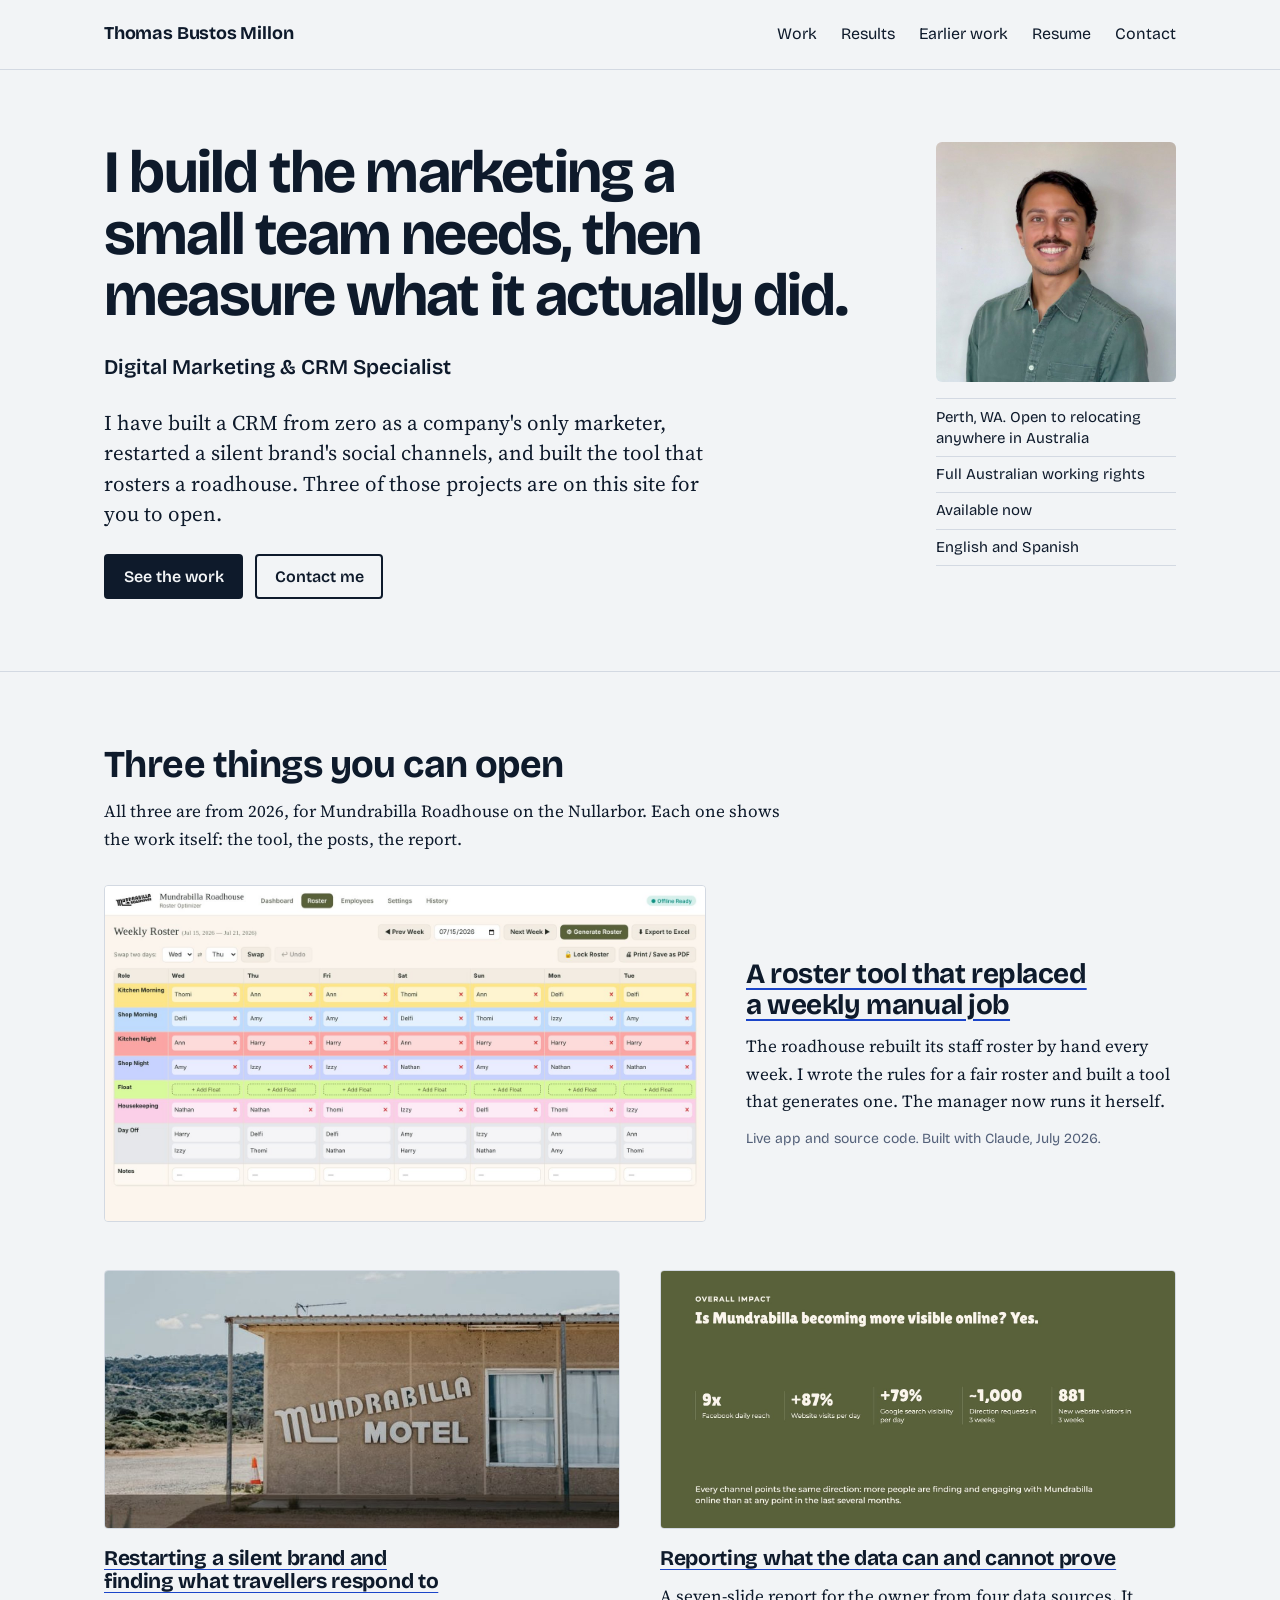
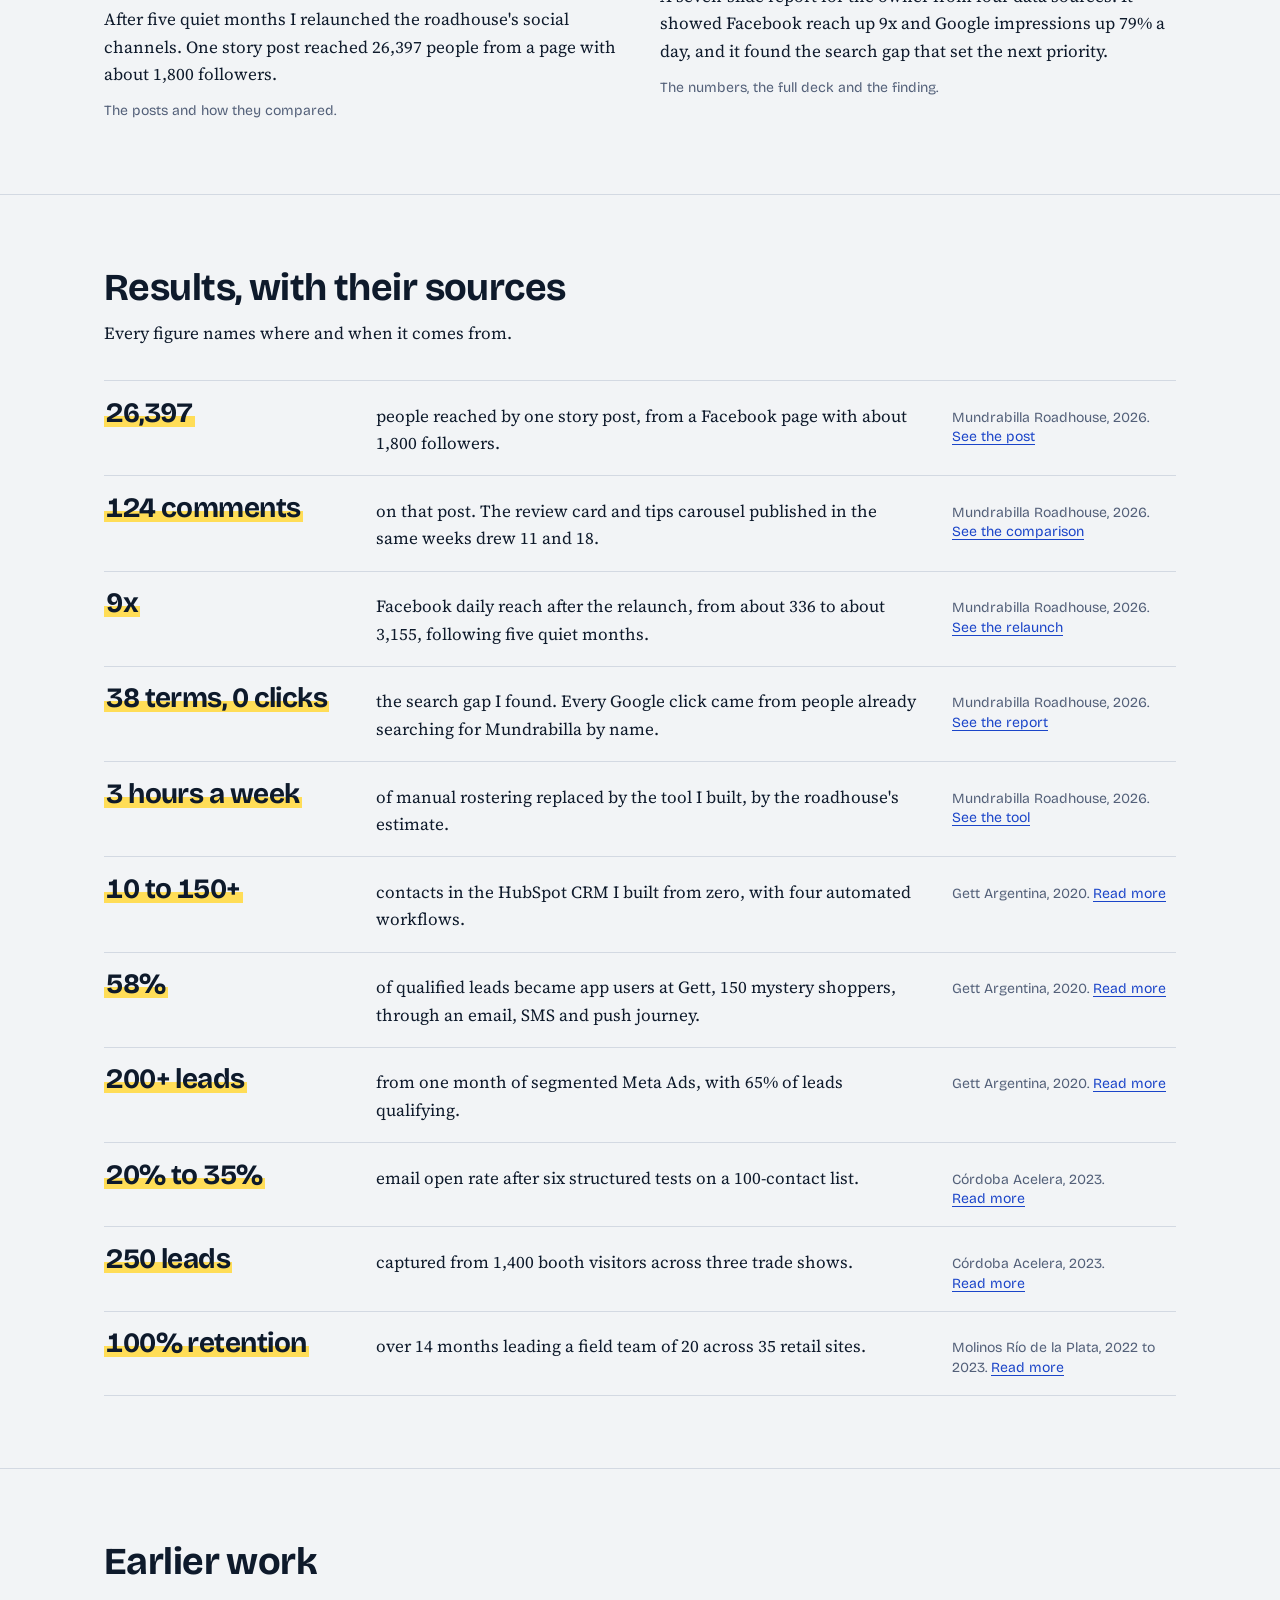
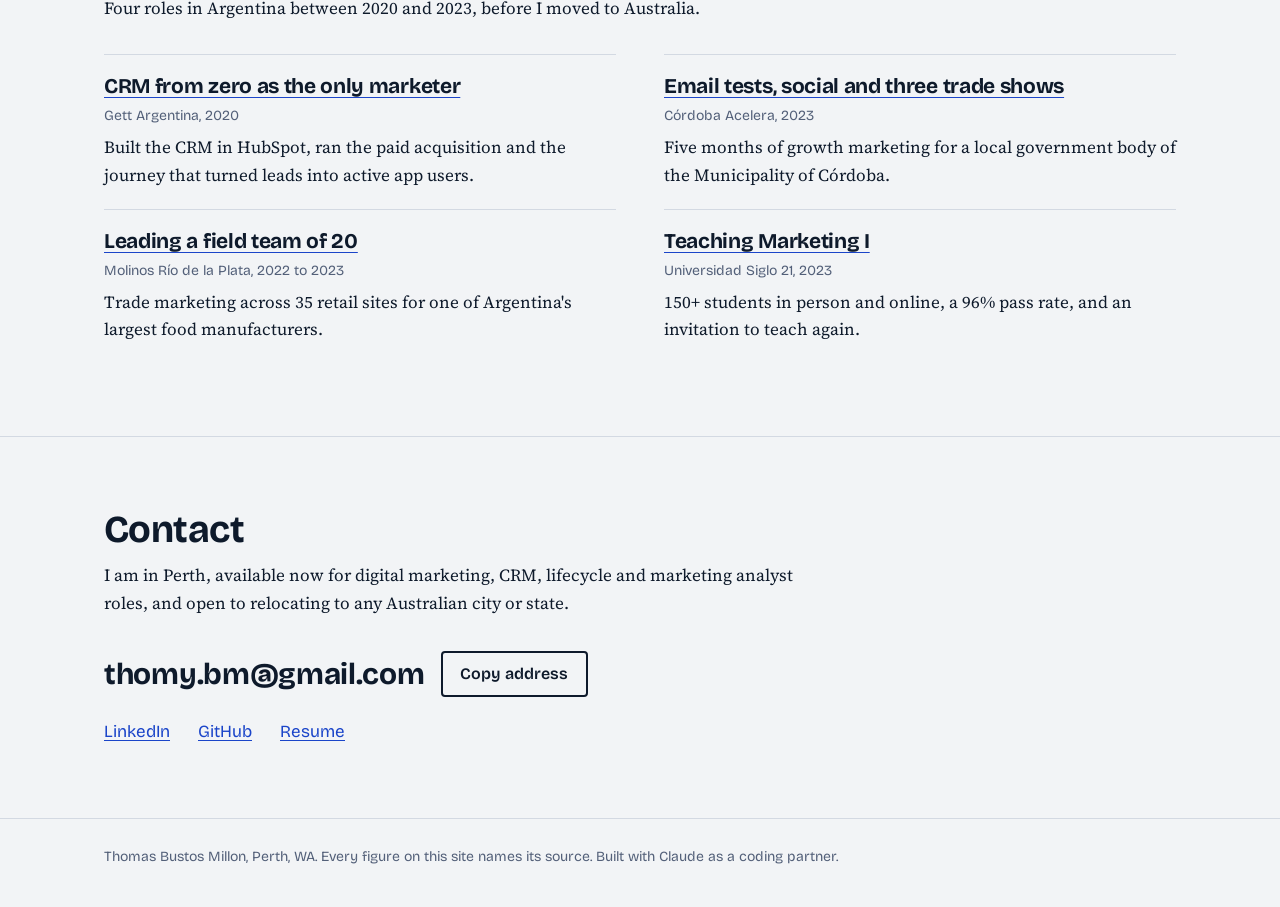
<file: index.html>
<!doctype html>
<html lang="en-AU">
<head>
<meta charset="utf-8">
<meta name="viewport" content="width=device-width, initial-scale=1">
<title>Thomas Bustos Millon | Digital Marketing &amp; CRM Specialist, Perth</title>
<meta name="description" content="Portfolio of Thomas Bustos Millon, a digital marketing and CRM specialist in Perth. Real projects, with the evidence and the source of every number.">
<meta property="og:title" content="Thomas Bustos Millon | Digital Marketing &amp; CRM Specialist, Perth">
<meta property="og:description" content="Portfolio of Thomas Bustos Millon, a digital marketing and CRM specialist in Perth. Real projects, with the evidence and the source of every number.">
<meta property="og:type" content="website">
<meta name="color-scheme" content="light dark">
<link rel="preconnect" href="https://fonts.googleapis.com">
<link rel="preconnect" href="https://fonts.gstatic.com" crossorigin>
<link rel="stylesheet" href="https://fonts.googleapis.com/css2?family=Bricolage+Grotesque:opsz,wght@12..96,400..800&family=Source+Serif+4:ital,opsz,wght@0,8..60,400..700;1,8..60,400..700&display=swap">
<link rel="stylesheet" href="assets/site.css">
<script type="application/ld+json">{"@context": "https://schema.org", "@type": "Person", "name": "Thomas Bustos Millon", "jobTitle": "Digital Marketing & CRM Specialist", "address": {"@type": "PostalAddress", "addressLocality": "Perth", "addressRegion": "WA", "addressCountry": "AU"}, "knowsLanguage": ["en", "es"], "sameAs": ["https://www.linkedin.com/in/thomas-bustos-millon", "https://github.com/thomybm"]}</script>
</head>
<body>
<a class="skip" href="#main">Skip to content</a>
<header class="site-head"><div class="wrap">
  <a class="brand" href="index.html">Thomas Bustos Millon</a>
  <nav class="site-nav" aria-label="Main">
    <a href="index.html#work">Work</a>
    <a href="index.html#results">Results</a>
    <a href="earlier-work.html">Earlier work</a>
    <a href="resume.html">Resume</a>
    <a href="index.html#contact">Contact</a>
  </nav>
</div></header>
<main id="main">
<section class="section hero" aria-labelledby="hero-title">
  <div class="wrap">
    <div class="hero-main">
      <h1 id="hero-title">I build the marketing a small team needs, then measure what it actually did.</h1>
      <p class="role">Digital Marketing &amp; CRM Specialist</p>
      <p class="lede">I have built a CRM from zero as a company's only marketer, restarted a silent brand's social channels, and built the tool that rosters a roadhouse. Three of those projects are on this site for you to open.</p>
      <div class="actions">
        <a class="btn btn-solid" href="#work">See the work</a>
        <a class="btn" href="#contact">Contact me</a>
      </div>
    </div>
    <div class="hero-side">
      <img src="assets/img/thomas.jpg" alt="Thomas Bustos Millon" width="640" height="640">
      <ul class="facts">
        <li>Perth, WA. Open to relocating anywhere in Australia</li>
        <li>Full Australian working rights</li>
        <li>Available now</li>
        <li>English and Spanish</li>
      </ul>
    </div>
  </div>
</section>

<section class="section" id="work" aria-labelledby="work-title">
  <div class="wrap">
    <div class="section-head">
      <h2 id="work-title">Three things you can open</h2>
      <p>All three are from 2026, for Mundrabilla Roadhouse on the Nullarbor. Each one shows the work itself: the tool, the posts, the report.</p>
    </div>

    <article class="feature">
      <a class="shot" href="roster-optimizer.html"><img src="assets/img/roster-week.jpg" alt="The Roster Optimizer showing a generated weekly roster, with roles down the side and days across the top" width="1500" height="838"></a>
      <div class="feature-text">
        <h3><a class="title-link" href="roster-optimizer.html">A roster tool that replaced a weekly manual job</a></h3>
        <p>The roadhouse rebuilt its staff roster by hand every week. I wrote the rules for a fair roster and built a tool that generates one. The manager now runs it herself.</p>
        <p class="small">Live app and source code. Built with Claude, July 2026.</p>
      </div>
    </article>

    <div class="pair">
      <article>
        <a class="shot shot-crop" href="social-relaunch.html"><img src="assets/img/post-crossing-image.jpg" alt="Facebook post image of the Mundrabilla Motel with the words #MundrabillaCrossing, show us your crossing" width="820" height="1024" style="object-position: center 62%"></a>
        <div class="pair-text">
          <h3><a class="title-link" href="social-relaunch.html">Restarting a silent brand and finding what travellers respond to</a></h3>
          <p>After five quiet months I relaunched the roadhouse's social channels. One story post reached 26,397 people from a page with about 1,800 followers.</p>
          <p class="small">The posts and how they compared.</p>
        </div>
      </article>
      <article>
        <a class="shot shot-crop" href="performance-report.html"><img src="assets/img/deck-6.jpg" alt="Report slide titled Is Mundrabilla becoming more visible online? Yes. It shows Facebook daily reach up 9 times, website visits per day up 87%, Google search visibility up 79%, about 1,000 direction requests and 881 new website visitors." width="1600" height="900" style="object-position: left 35%"></a>
        <div class="pair-text">
          <h3><a class="title-link" href="performance-report.html">Reporting what the data can and cannot prove</a></h3>
          <p>A seven-slide report for the owner from four data sources. It showed Facebook reach up 9x and Google impressions up 79% a day, and it found the search gap that set the next priority.</p>
          <p class="small">The numbers, the full deck and the finding.</p>
        </div>
      </article>
    </div>
  </div>
</section>

<section class="section" id="results" aria-labelledby="results-title">
  <div class="wrap">
    <div class="section-head">
      <h2 id="results-title">Results, with their sources</h2>
      <p>Every figure names where and when it comes from.</p>
    </div>
    <ul class="results">
      <li>
        <p class="fig"><span>26,397</span></p>
        <p class="what">people reached by one story post, from a Facebook page with about 1,800 followers.</p>
        <p class="src">Mundrabilla Roadhouse, 2026. <a href="social-relaunch.html">See the post</a></p>
      </li>
      <li>
        <p class="fig"><span>124 comments</span></p>
        <p class="what">on that post. The review card and tips carousel published in the same weeks drew 11 and 18.</p>
        <p class="src">Mundrabilla Roadhouse, 2026. <a href="social-relaunch.html">See the comparison</a></p>
      </li>
      <li>
        <p class="fig"><span>9x</span></p>
        <p class="what">Facebook daily reach after the relaunch, from about 336 to about 3,155, following five quiet months.</p>
        <p class="src">Mundrabilla Roadhouse, 2026. <a href="social-relaunch.html">See the relaunch</a></p>
      </li>
      <li>
        <p class="fig"><span>38 terms, 0 clicks</span></p>
        <p class="what">the search gap I found. Every Google click came from people already searching for Mundrabilla by name.</p>
        <p class="src">Mundrabilla Roadhouse, 2026. <a href="performance-report.html">See the report</a></p>
      </li>
      <li>
        <p class="fig"><span>3 hours a week</span></p>
        <p class="what">of manual rostering replaced by the tool I built, by the roadhouse's estimate.</p>
        <p class="src">Mundrabilla Roadhouse, 2026. <a href="roster-optimizer.html">See the tool</a></p>
      </li>
      <li>
        <p class="fig"><span>10 to 150+</span></p>
        <p class="what">contacts in the HubSpot CRM I built from zero, with four automated workflows.</p>
        <p class="src">Gett Argentina, 2020. <a href="earlier-work.html#gett">Read more</a></p>
      </li>
      <li>
        <p class="fig"><span>58%</span></p>
        <p class="what">of qualified leads became app users at Gett, 150 mystery shoppers, through an email, SMS and push journey.</p>
        <p class="src">Gett Argentina, 2020. <a href="earlier-work.html#gett">Read more</a></p>
      </li>
      <li>
        <p class="fig"><span>200+ leads</span></p>
        <p class="what">from one month of segmented Meta Ads, with 65% of leads qualifying.</p>
        <p class="src">Gett Argentina, 2020. <a href="earlier-work.html#gett">Read more</a></p>
      </li>
      <li>
        <p class="fig"><span>20% to 35%</span></p>
        <p class="what">email open rate after six structured tests on a 100-contact list.</p>
        <p class="src">Córdoba Acelera, 2023. <a href="earlier-work.html#cordoba">Read more</a></p>
      </li>
      <li>
        <p class="fig"><span>250 leads</span></p>
        <p class="what">captured from 1,400 booth visitors across three trade shows.</p>
        <p class="src">Córdoba Acelera, 2023. <a href="earlier-work.html#cordoba">Read more</a></p>
      </li>
      <li>
        <p class="fig"><span>100% retention</span></p>
        <p class="what">over 14 months leading a field team of 20 across 35 retail sites.</p>
        <p class="src">Molinos Río de la Plata, 2022 to 2023. <a href="earlier-work.html#molinos">Read more</a></p>
      </li>
    </ul>
  </div>
</section>

<section class="section" aria-labelledby="earlier-title">
  <div class="wrap">
    <div class="section-head">
      <h2 id="earlier-title">Earlier work</h2>
      <p>Four roles in Argentina between 2020 and 2023, before I moved to Australia.</p>
    </div>
    <div class="earlier">
      <article>
        <h3><a class="title-link" href="earlier-work.html#gett">CRM from zero as the only marketer</a></h3>
        <p class="when">Gett Argentina, 2020</p>
        <p>Built the CRM in HubSpot, ran the paid acquisition and the journey that turned leads into active app users.</p>
      </article>
      <article>
        <h3><a class="title-link" href="earlier-work.html#cordoba">Email tests, social and three trade shows</a></h3>
        <p class="when">Córdoba Acelera, 2023</p>
        <p>Five months of growth marketing for a local government body of the Municipality of Córdoba.</p>
      </article>
      <article>
        <h3><a class="title-link" href="earlier-work.html#molinos">Leading a field team of 20</a></h3>
        <p class="when">Molinos Río de la Plata, 2022 to 2023</p>
        <p>Trade marketing across 35 retail sites for one of Argentina's largest food manufacturers.</p>
      </article>
      <article>
        <h3><a class="title-link" href="earlier-work.html#teaching">Teaching Marketing I</a></h3>
        <p class="when">Universidad Siglo 21, 2023</p>
        <p>150+ students in person and online, a 96% pass rate, and an invitation to teach again.</p>
      </article>
    </div>
  </div>
</section>

<section class="section" id="contact" aria-labelledby="contact-title">
  <div class="wrap">
    <div class="section-head">
      <h2 id="contact-title">Contact</h2>
      <p>I am in Perth, available now for digital marketing, CRM, lifecycle and marketing analyst roles, and open to relocating to any Australian city or state.</p>
    </div>
    <div class="contact">
      <div class="email-row">
        <span class="email" id="email">thomy.bm@gmail.com</span>
        <button class="btn" type="button" data-copy="email">Copy address</button>
      </div>
      <ul class="links">
        <li><a href="https://www.linkedin.com/in/thomas-bustos-millon">LinkedIn</a></li>
        <li><a href="https://github.com/thomybm">GitHub</a></li>
        <li><a href="resume.html">Resume</a></li>
      </ul>
    </div>
  </div>
</section>
</main>
<footer class="site-foot"><div class="wrap">
  <p class="small">Thomas Bustos Millon, Perth, WA. Every figure on this site names its source. Built with Claude as a coding partner.</p>
</div></footer>
<script src="assets/site.js"></script>
</body>
</html>
</file>
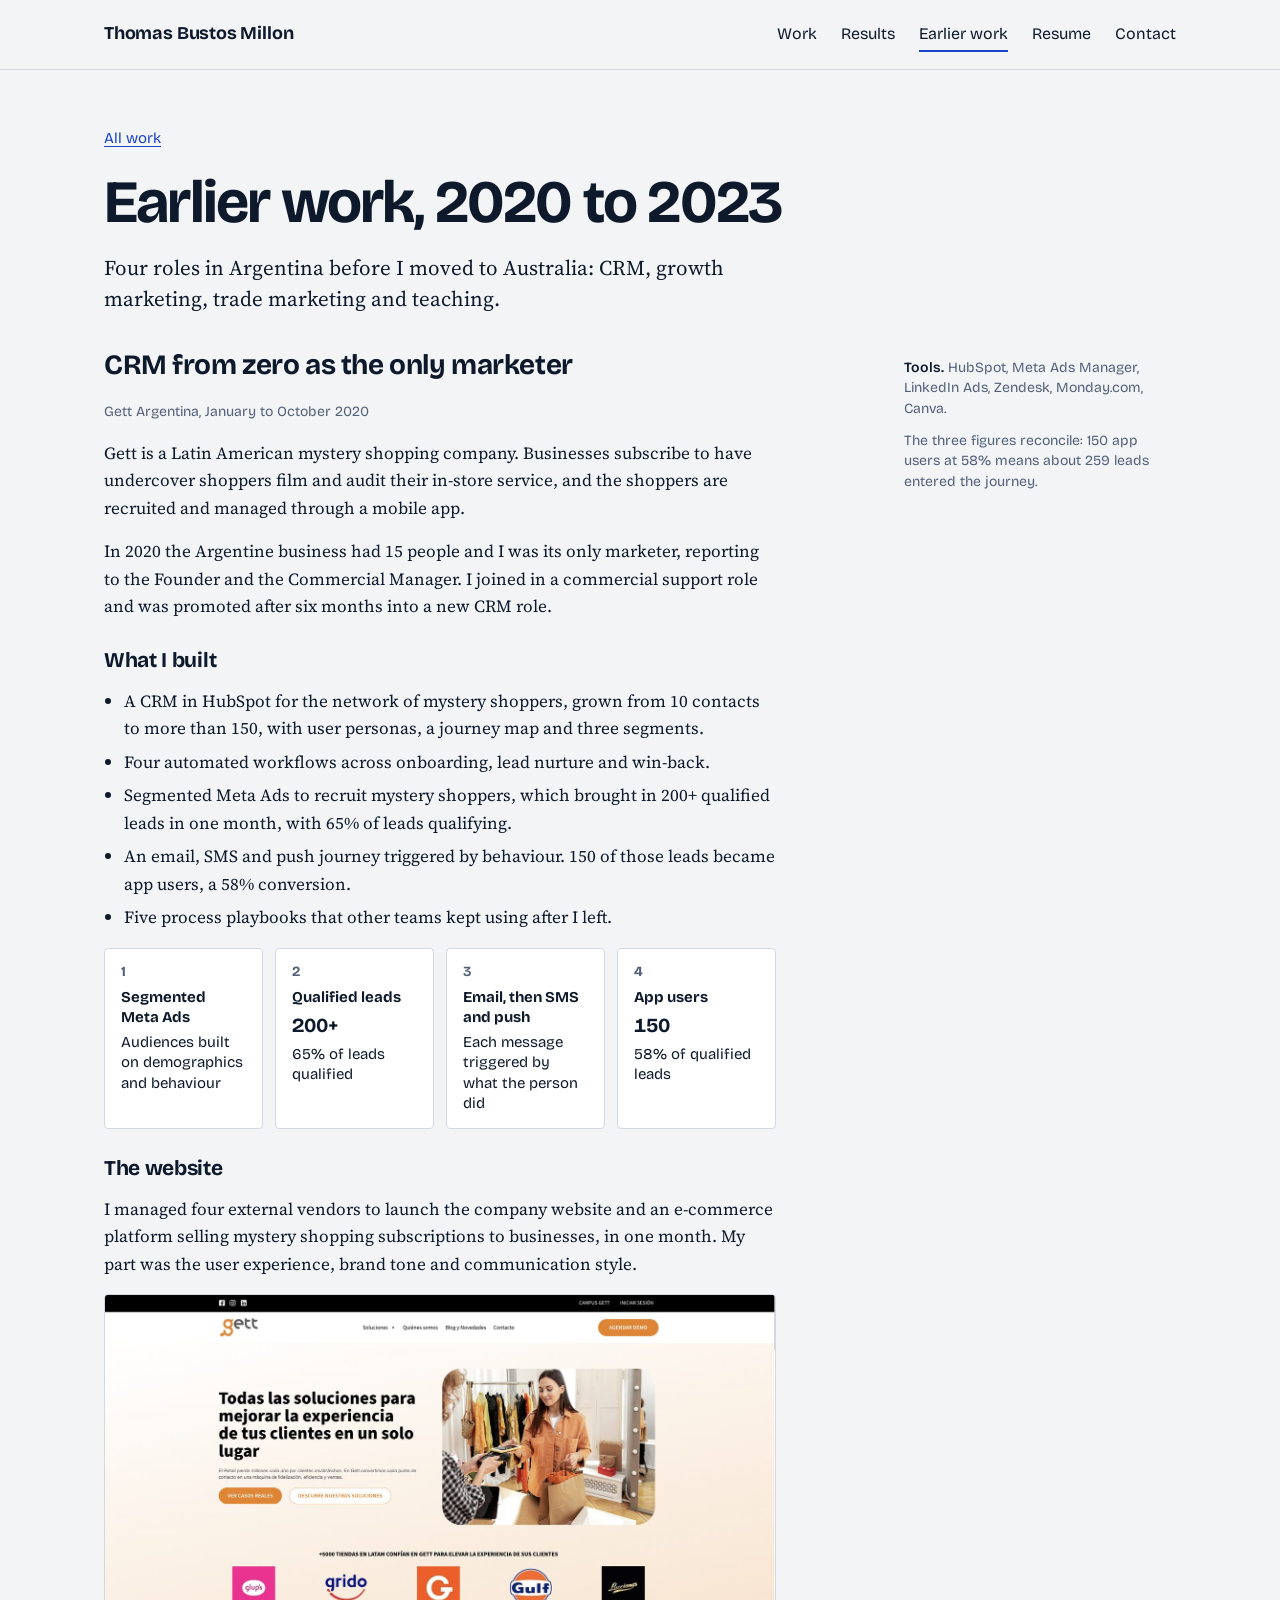
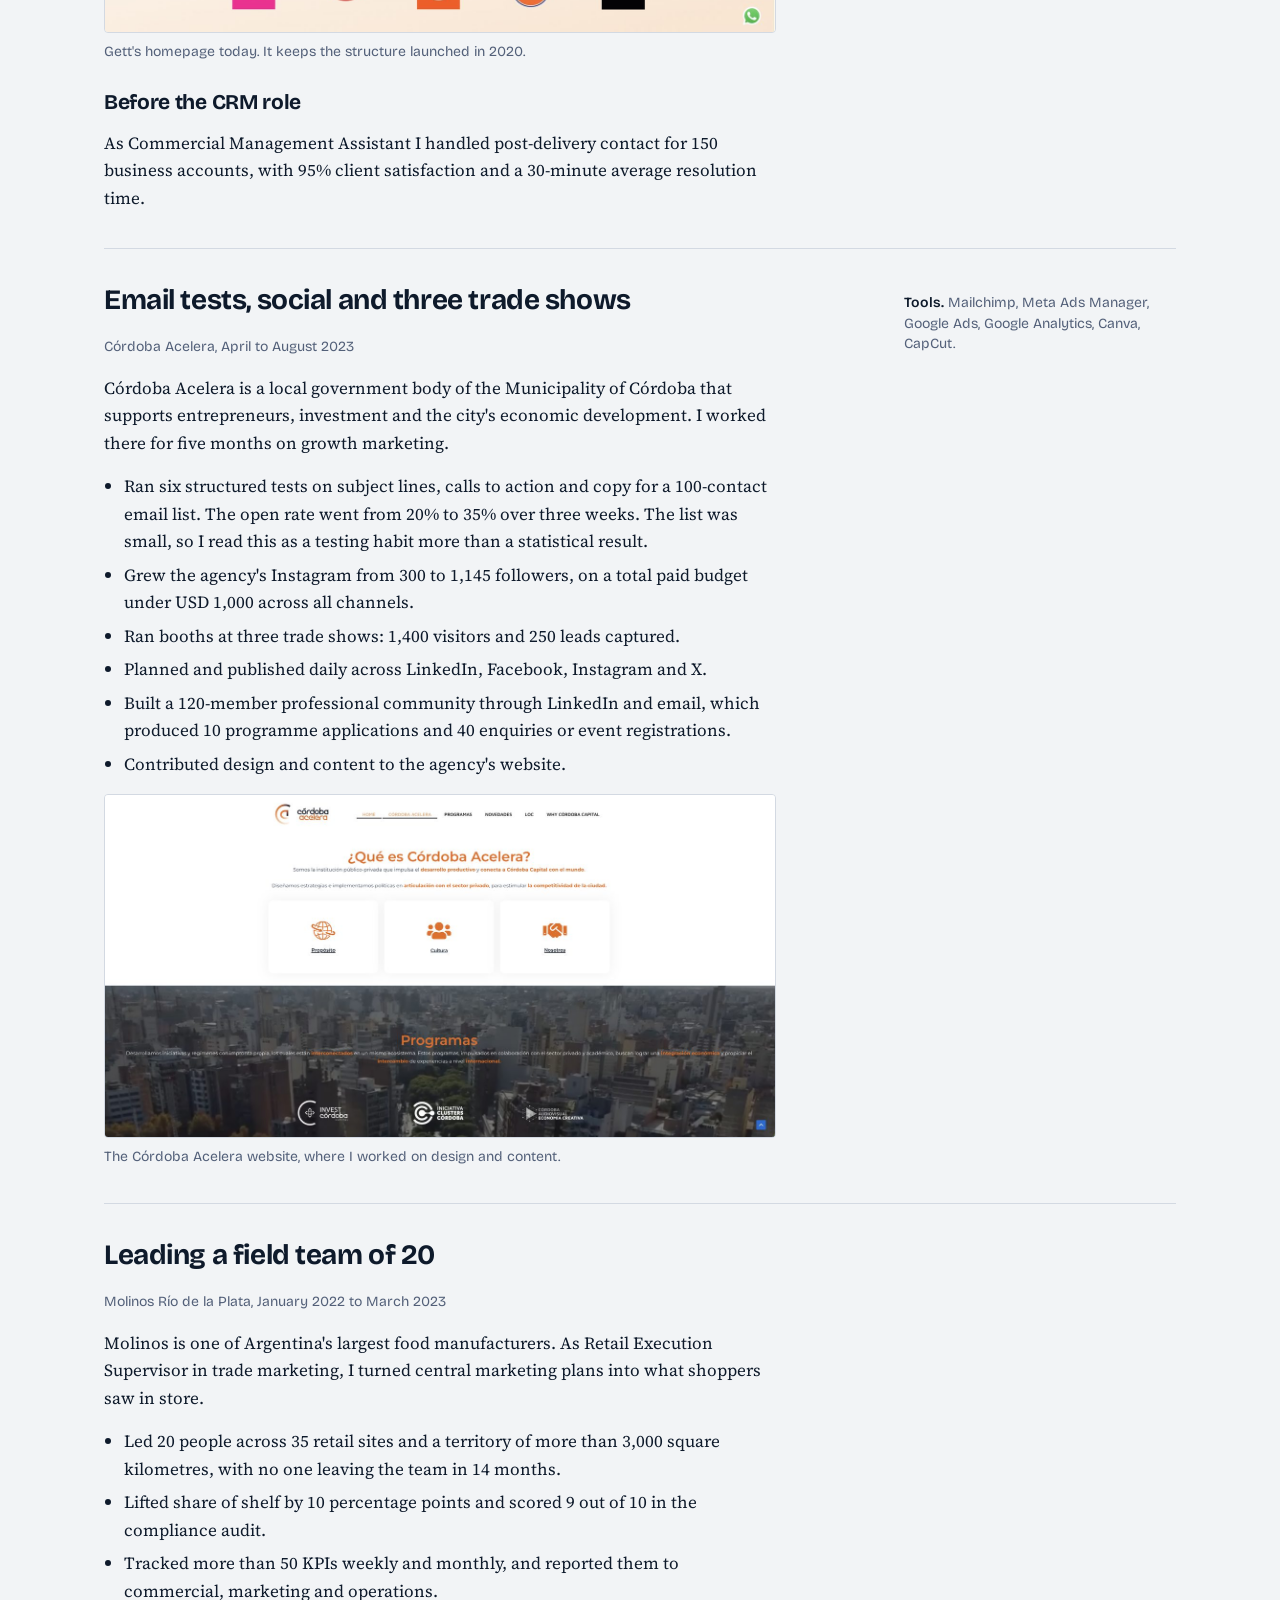
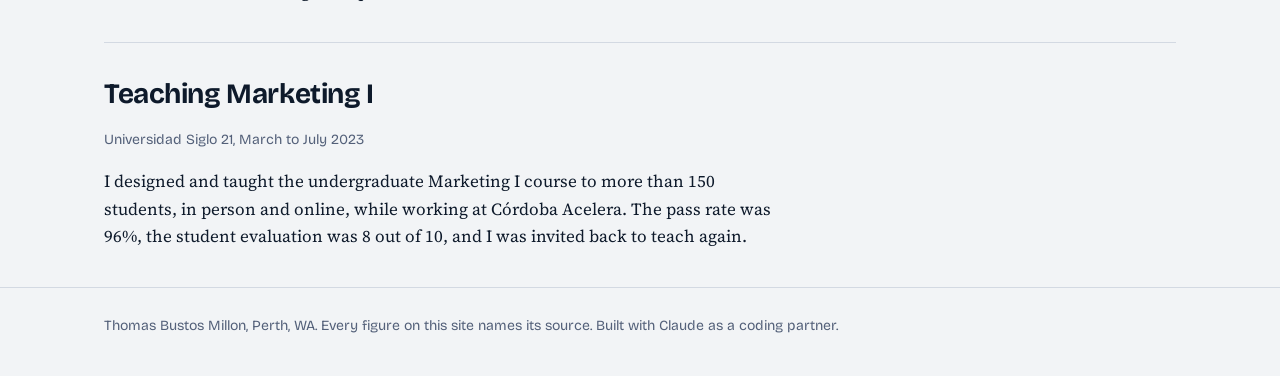
<file: earlier-work.html>
<!doctype html>
<html lang="en-AU">
<head>
<meta charset="utf-8">
<meta name="viewport" content="width=device-width, initial-scale=1">
<title>Earlier work, 2020 to 2023 | Thomas Bustos Millon</title>
<meta name="description" content="CRM, email testing, trade marketing and teaching roles in Argentina between 2020 and 2023.">
<meta property="og:title" content="Earlier work, 2020 to 2023 | Thomas Bustos Millon">
<meta property="og:description" content="CRM, email testing, trade marketing and teaching roles in Argentina between 2020 and 2023.">
<meta property="og:type" content="website">
<meta name="color-scheme" content="light dark">
<link rel="preconnect" href="https://fonts.googleapis.com">
<link rel="preconnect" href="https://fonts.gstatic.com" crossorigin>
<link rel="stylesheet" href="https://fonts.googleapis.com/css2?family=Bricolage+Grotesque:opsz,wght@12..96,400..800&family=Source+Serif+4:ital,opsz,wght@0,8..60,400..700;1,8..60,400..700&display=swap">
<link rel="stylesheet" href="assets/site.css">
</head>
<body>
<a class="skip" href="#main">Skip to content</a>
<header class="site-head"><div class="wrap">
  <a class="brand" href="index.html">Thomas Bustos Millon</a>
  <nav class="site-nav" aria-label="Main">
    <a href="index.html#work">Work</a>
    <a href="index.html#results">Results</a>
    <a href="earlier-work.html" aria-current="page">Earlier work</a>
    <a href="resume.html">Resume</a>
    <a href="index.html#contact">Contact</a>
  </nav>
</div></header>
<main id="main">
<div class="wrap">
  <header class="case-head">
    <a class="back" href="index.html#work">All work</a>
    <h1>Earlier work, 2020 to 2023</h1>
    <p class="lede">Four roles in Argentina before I moved to Australia: CRM, growth marketing, trade marketing and teaching.</p>
  </header>

  <section class="block" id="gett">
    <div class="block-main">
      <h2>CRM from zero as the only marketer</h2>
      <p class="when">Gett Argentina, January to October 2020</p>
      <p>Gett is a Latin American mystery shopping company. Businesses subscribe to have undercover shoppers film and audit their in-store service, and the shoppers are recruited and managed through a mobile app.</p>
      <p>In 2020 the Argentine business had 15 people and I was its only marketer, reporting to the Founder and the Commercial Manager. I joined in a commercial support role and was promoted after six months into a new CRM role.</p>
      <h3>What I built</h3>
      <ul>
        <li>A CRM in HubSpot for the network of mystery shoppers, grown from 10 contacts to more than 150, with user personas, a journey map and three segments.</li>
        <li>Four automated workflows across onboarding, lead nurture and win-back.</li>
        <li>Segmented Meta Ads to recruit mystery shoppers, which brought in 200+ qualified leads in one month, with 65% of leads qualifying.</li>
        <li>An email, SMS and push journey triggered by behaviour. 150 of those leads became app users, a 58% conversion.</li>
        <li>Five process playbooks that other teams kept using after I left.</li>
      </ul>
      <ol class="flow" aria-label="The acquisition to activation journey">
        <li><strong>Segmented Meta Ads</strong><span>Audiences built on demographics and behaviour</span></li>
        <li><strong>Qualified leads</strong><span class="n">200+</span><span>65% of leads qualified</span></li>
        <li><strong>Email, then SMS and push</strong><span>Each message triggered by what the person did</span></li>
        <li><strong>App users</strong><span class="n">150</span><span>58% of qualified leads</span></li>
      </ol>
      <h3>The website</h3>
      <p>I managed four external vendors to launch the company website and an e-commerce platform selling mystery shopping subscriptions to businesses, in one month. My part was the user experience, brand tone and communication style.</p>
      <figure>
        <div class="shot"><img src="assets/img/gett-site.jpg" alt="Gett's homepage in Spanish, with the headline: all the solutions to improve your customers' experience in one place" width="1400" height="703" loading="lazy"></div>
        <figcaption>Gett's homepage today. It keeps the structure launched in 2020.</figcaption>
      </figure>
      <h3>Before the CRM role</h3>
      <p>As Commercial Management Assistant I handled post-delivery contact for 150 business accounts, with 95% client satisfaction and a 30-minute average resolution time.</p>
    </div>
    <aside class="note">
      <p><strong>Tools.</strong> HubSpot, Meta Ads Manager, LinkedIn Ads, Zendesk, Monday.com, Canva.</p>
      <p>The three figures reconcile: 150 app users at 58% means about 259 leads entered the journey.</p>
    </aside>
  </section>

  <section class="block" id="cordoba">
    <div class="block-main">
      <h2>Email tests, social and three trade shows</h2>
      <p class="when">Córdoba Acelera, April to August 2023</p>
      <p>Córdoba Acelera is a local government body of the Municipality of Córdoba that supports entrepreneurs, investment and the city's economic development. I worked there for five months on growth marketing.</p>
      <ul>
        <li>Ran six structured tests on subject lines, calls to action and copy for a 100-contact email list. The open rate went from 20% to 35% over three weeks. The list was small, so I read this as a testing habit more than a statistical result.</li>
        <li>Grew the agency's Instagram from 300 to 1,145 followers, on a total paid budget under USD 1,000 across all channels.</li>
        <li>Ran booths at three trade shows: 1,400 visitors and 250 leads captured.</li>
        <li>Planned and published daily across LinkedIn, Facebook, Instagram and X.</li>
        <li>Built a 120-member professional community through LinkedIn and email, which produced 10 programme applications and 40 enquiries or event registrations.</li>
        <li>Contributed design and content to the agency's website.</li>
      </ul>
      <figure>
        <div class="shot"><img src="assets/img/cordoba-site.jpg" alt="Córdoba Acelera's website in Spanish, with the heading: What is Córdoba Acelera?" width="1400" height="713" loading="lazy"></div>
        <figcaption>The Córdoba Acelera website, where I worked on design and content.</figcaption>
      </figure>
    </div>
    <aside class="note">
      <p><strong>Tools.</strong> Mailchimp, Meta Ads Manager, Google Ads, Google Analytics, Canva, CapCut.</p>
    </aside>
  </section>

  <section class="block" id="molinos">
    <div class="block-main">
      <h2>Leading a field team of 20</h2>
      <p class="when">Molinos Río de la Plata, January 2022 to March 2023</p>
      <p>Molinos is one of Argentina's largest food manufacturers. As Retail Execution Supervisor in trade marketing, I turned central marketing plans into what shoppers saw in store.</p>
      <ul>
        <li>Led 20 people across 35 retail sites and a territory of more than 3,000 square kilometres, with no one leaving the team in 14 months.</li>
        <li>Lifted share of shelf by 10 percentage points and scored 9 out of 10 in the compliance audit.</li>
        <li>Tracked more than 50 KPIs weekly and monthly, and reported them to commercial, marketing and operations.</li>
      </ul>
    </div>
  </section>

  <section class="block" id="teaching">
    <div class="block-main">
      <h2>Teaching Marketing I</h2>
      <p class="when">Universidad Siglo 21, March to July 2023</p>
      <p>I designed and taught the undergraduate Marketing I course to more than 150 students, in person and online, while working at Córdoba Acelera. The pass rate was 96%, the student evaluation was 8 out of 10, and I was invited back to teach again.</p>
    </div>
  </section>
</div>
</main>
<footer class="site-foot"><div class="wrap">
  <p class="small">Thomas Bustos Millon, Perth, WA. Every figure on this site names its source. Built with Claude as a coding partner.</p>
</div></footer>
<script src="assets/site.js"></script>
</body>
</html>
</file>
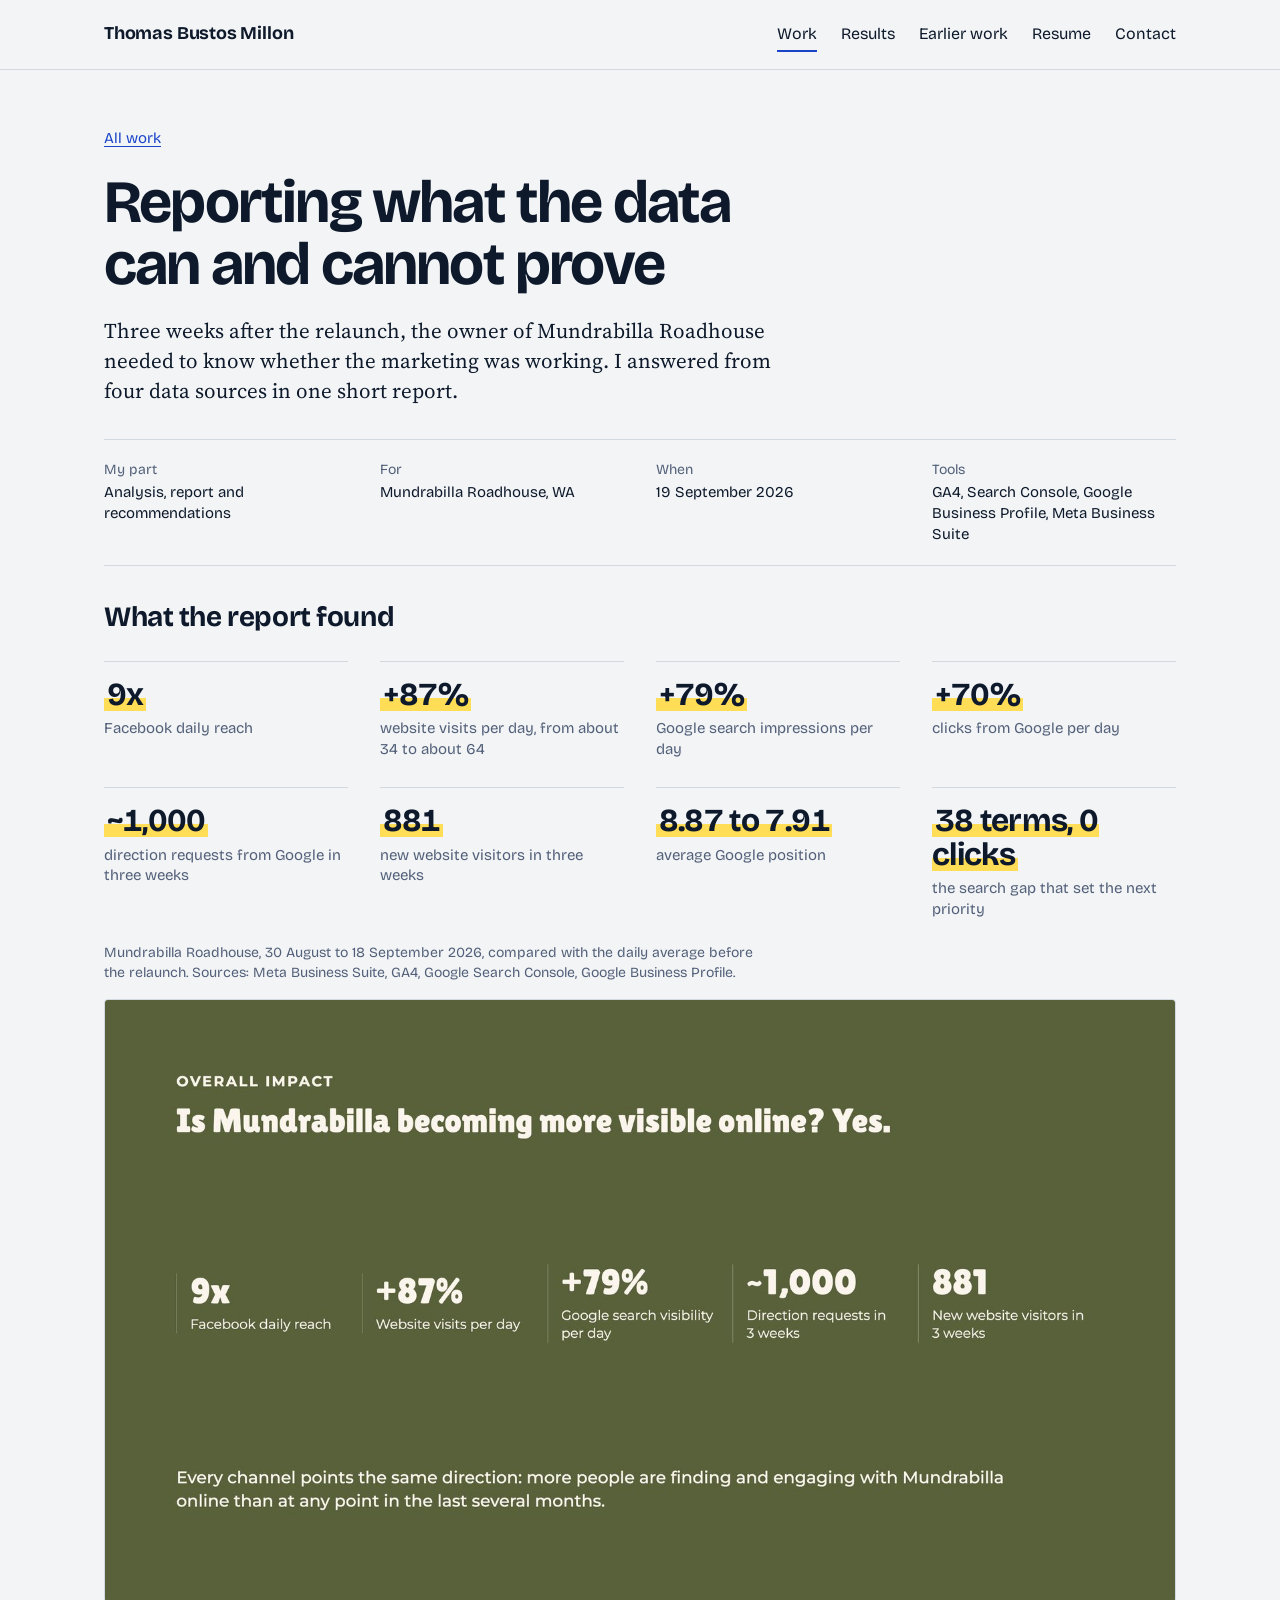
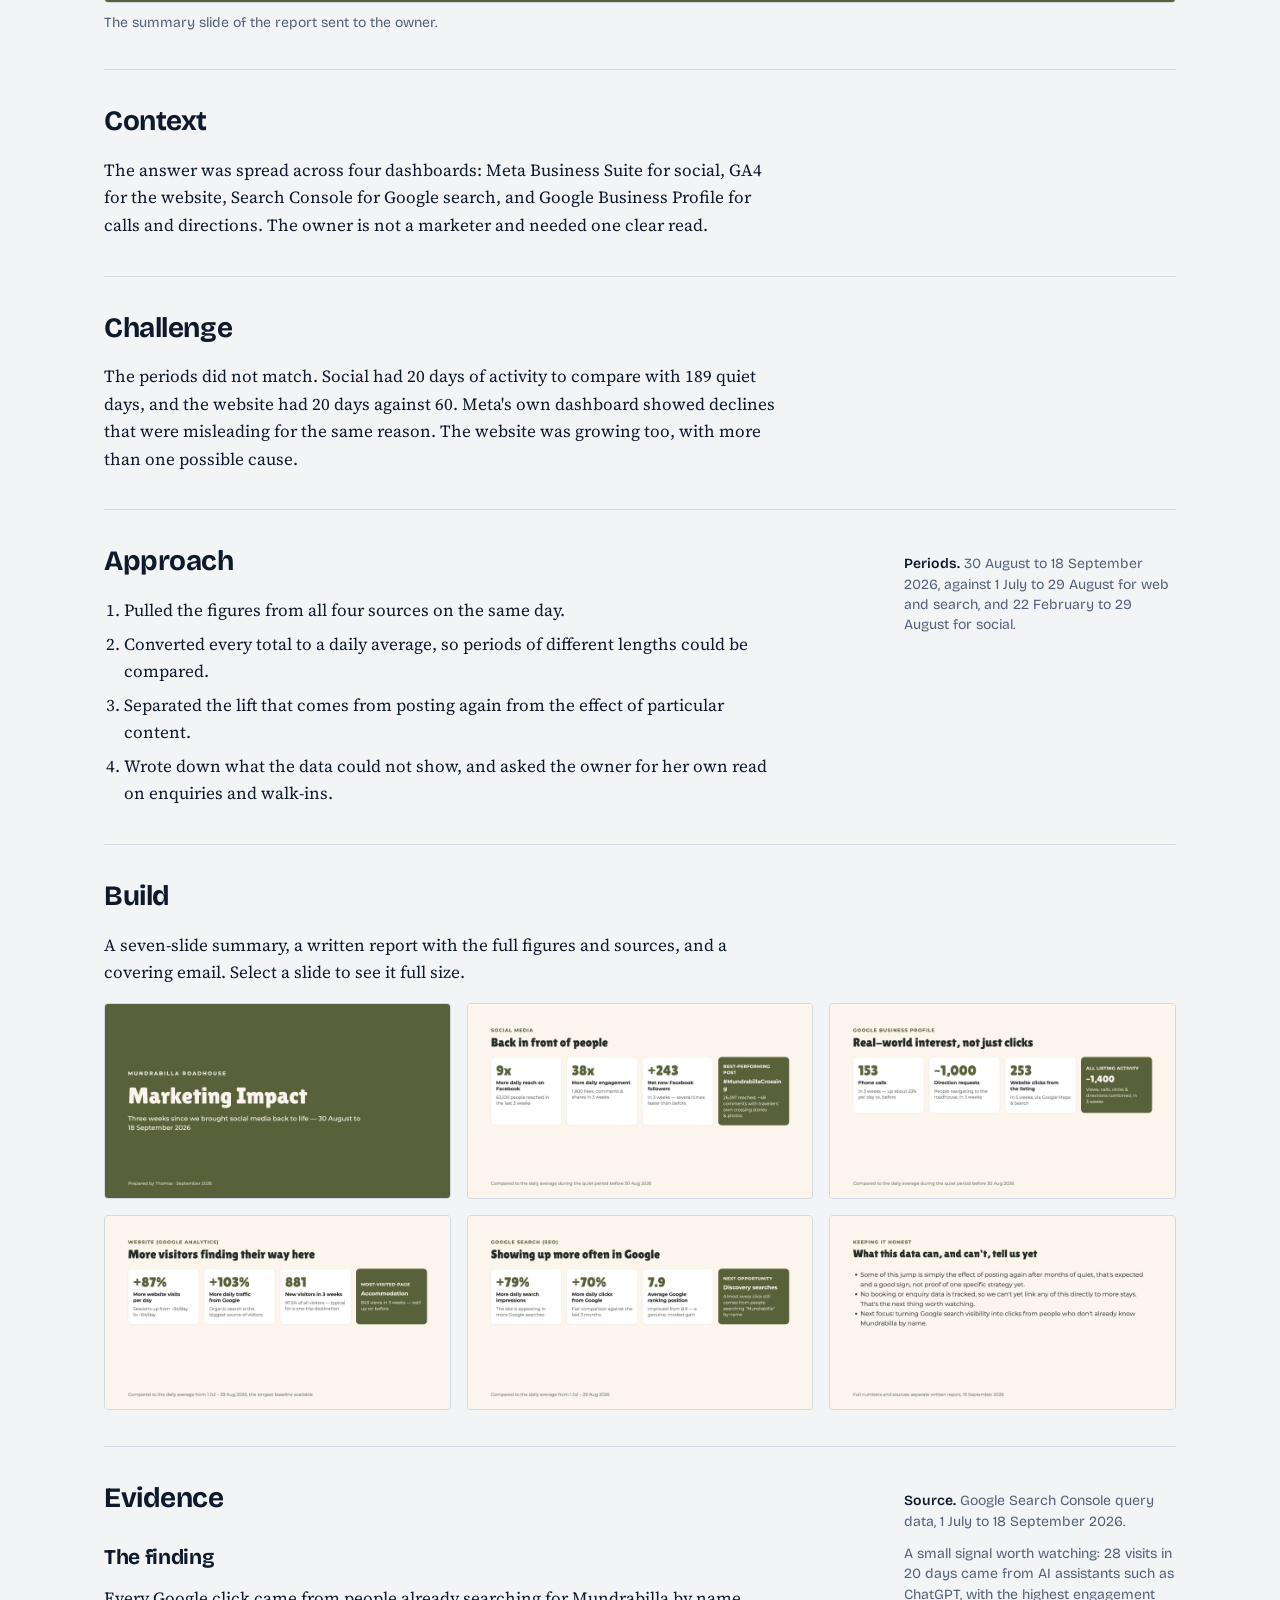
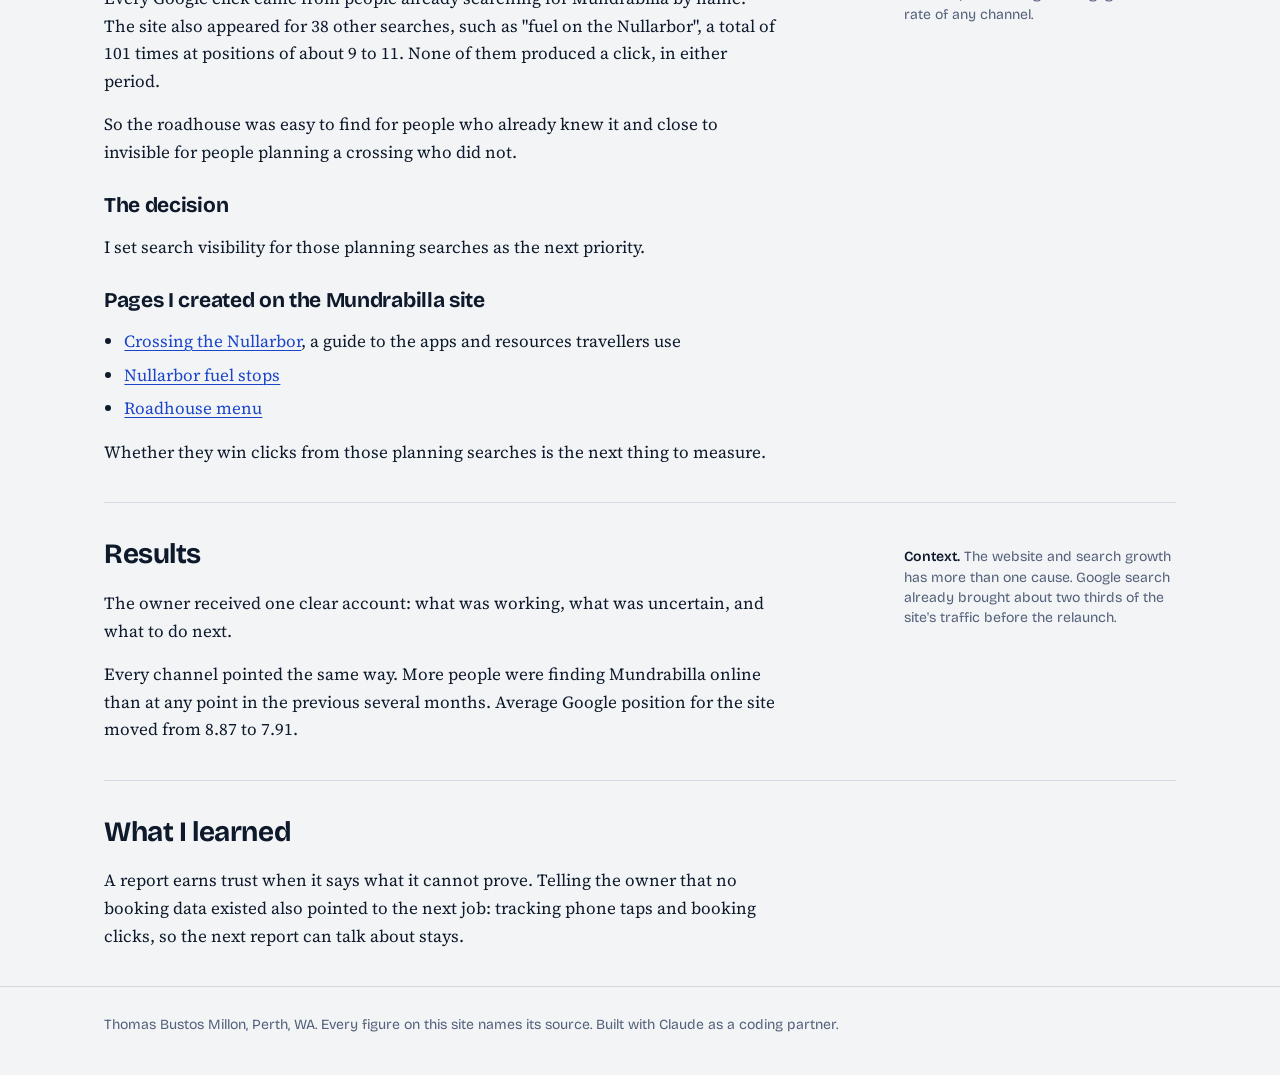
<file: performance-report.html>
<!doctype html>
<html lang="en-AU">
<head>
<meta charset="utf-8">
<meta name="viewport" content="width=device-width, initial-scale=1">
<title>Performance report case study | Thomas Bustos Millon</title>
<meta name="description" content="A marketing report from four data sources that states what the data can and cannot prove.">
<meta property="og:title" content="Performance report case study | Thomas Bustos Millon">
<meta property="og:description" content="A marketing report from four data sources that states what the data can and cannot prove.">
<meta property="og:type" content="website">
<meta name="color-scheme" content="light dark">
<link rel="preconnect" href="https://fonts.googleapis.com">
<link rel="preconnect" href="https://fonts.gstatic.com" crossorigin>
<link rel="stylesheet" href="https://fonts.googleapis.com/css2?family=Bricolage+Grotesque:opsz,wght@12..96,400..800&family=Source+Serif+4:ital,opsz,wght@0,8..60,400..700;1,8..60,400..700&display=swap">
<link rel="stylesheet" href="assets/site.css">
</head>
<body>
<a class="skip" href="#main">Skip to content</a>
<header class="site-head"><div class="wrap">
  <a class="brand" href="index.html">Thomas Bustos Millon</a>
  <nav class="site-nav" aria-label="Main">
    <a href="index.html#work" aria-current="page">Work</a>
    <a href="index.html#results">Results</a>
    <a href="earlier-work.html">Earlier work</a>
    <a href="resume.html">Resume</a>
    <a href="index.html#contact">Contact</a>
  </nav>
</div></header>
<main id="main">
<div class="wrap">
  <header class="case-head">
    <a class="back" href="index.html#work">All work</a>
    <h1>Reporting what the data can and cannot prove</h1>
    <p class="lede">Three weeks after the relaunch, the owner of Mundrabilla Roadhouse needed to know whether the marketing was working. I answered from four data sources in one short report.</p>
    <dl class="meta">
      <div><dt>My part</dt><dd>Analysis, report and recommendations</dd></div>
      <div><dt>For</dt><dd>Mundrabilla Roadhouse, WA</dd></div>
      <div><dt>When</dt><dd>19 September 2026</dd></div>
      <div><dt>Tools</dt><dd>GA4, Search Console, Google Business Profile, Meta Business Suite</dd></div>
    </dl>
  </header>

  <section class="block block-wide">
    <div class="block-main">
      <h2>What the report found</h2>
      <ul class="figs">
        <li><p class="fig"><span>9x</span></p><p>Facebook daily reach</p></li>
        <li><p class="fig"><span>+87%</span></p><p>website visits per day, from about 34 to about 64</p></li>
        <li><p class="fig"><span>+79%</span></p><p>Google search impressions per day</p></li>
        <li><p class="fig"><span>+70%</span></p><p>clicks from Google per day</p></li>
        <li><p class="fig"><span>~1,000</span></p><p>direction requests from Google in three weeks</p></li>
        <li><p class="fig"><span>881</span></p><p>new website visitors in three weeks</p></li>
        <li><p class="fig"><span>8.87 to 7.91</span></p><p>average Google position</p></li>
        <li><p class="fig"><span>38 terms, 0 clicks</span></p><p>the search gap that set the next priority</p></li>
      </ul>
      <p class="small">Mundrabilla Roadhouse, 30 August to 18 September 2026, compared with the daily average before the relaunch. Sources: Meta Business Suite, GA4, Google Search Console, Google Business Profile.</p>
      <figure class="lead-slide">
        <a href="assets/img/deck-6.jpg"><img src="assets/img/deck-6.jpg" alt="Report slide titled Is Mundrabilla becoming more visible online? Yes. Facebook daily reach 9 times, website visits per day up 87%, Google search visibility per day up 79%, about 1,000 direction requests and 881 new website visitors in three weeks." width="1600" height="900"></a>
        <figcaption>The summary slide of the report sent to the owner.</figcaption>
      </figure>
    </div>
  </section>

  <section class="block">
    <div class="block-main">
      <h2>Context</h2>
      <p>The answer was spread across four dashboards: Meta Business Suite for social, GA4 for the website, Search Console for Google search, and Google Business Profile for calls and directions. The owner is not a marketer and needed one clear read.</p>
    </div>
  </section>

  <section class="block">
    <div class="block-main">
      <h2>Challenge</h2>
      <p>The periods did not match. Social had 20 days of activity to compare with 189 quiet days, and the website had 20 days against 60. Meta's own dashboard showed declines that were misleading for the same reason. The website was growing too, with more than one possible cause.</p>
    </div>
  </section>

  <section class="block">
    <div class="block-main">
      <h2>Approach</h2>
      <ol>
        <li>Pulled the figures from all four sources on the same day.</li>
        <li>Converted every total to a daily average, so periods of different lengths could be compared.</li>
        <li>Separated the lift that comes from posting again from the effect of particular content.</li>
        <li>Wrote down what the data could not show, and asked the owner for her own read on enquiries and walk-ins.</li>
      </ol>
    </div>
    <aside class="note">
      <p><strong>Periods.</strong> 30 August to 18 September 2026, against 1 July to 29 August for web and search, and 22 February to 29 August for social.</p>
    </aside>
  </section>

  <section class="block block-wide">
    <div class="block-main">
      <h2>Build</h2>
      <p>A seven-slide summary, a written report with the full figures and sources, and a covering email. Select a slide to see it full size.</p>
      <div class="slides">
        <a href="assets/img/deck-1.jpg"><img src="assets/img/deck-1.jpg" alt="Slide 1: Mundrabilla Roadhouse, Marketing Impact, three weeks since social media came back to life" width="1600" height="900" loading="lazy"></a>
        <a href="assets/img/deck-2.jpg"><img src="assets/img/deck-2.jpg" alt="Slide 2: Social media results, including 9 times more daily reach on Facebook" width="1600" height="900" loading="lazy"></a>
        <a href="assets/img/deck-3.jpg"><img src="assets/img/deck-3.jpg" alt="Slide 3: Google Business Profile, phone calls, direction requests and website clicks" width="1600" height="900" loading="lazy"></a>
        <a href="assets/img/deck-4.jpg"><img src="assets/img/deck-4.jpg" alt="Slide 4: Website visits from Google Analytics" width="1600" height="900" loading="lazy"></a>
        <a href="assets/img/deck-5.jpg"><img src="assets/img/deck-5.jpg" alt="Slide 5: Google search impressions, clicks and average position" width="1600" height="900" loading="lazy"></a>
        <a href="assets/img/deck-7.jpg"><img src="assets/img/deck-7.jpg" alt="Slide 7: Keeping it honest, what this data can and cannot tell us yet" width="1600" height="900" loading="lazy"></a>
      </div>
    </div>
  </section>

  <section class="block">
    <div class="block-main">
      <h2>Evidence</h2>
      <h3>The finding</h3>
      <p>Every Google click came from people already searching for Mundrabilla by name. The site also appeared for 38 other searches, such as "fuel on the Nullarbor", a total of 101 times at positions of about 9 to 11. None of them produced a click, in either period.</p>
      <p>So the roadhouse was easy to find for people who already knew it and close to invisible for people planning a crossing who did not.</p>
      <h3>The decision</h3>
      <p>I set search visibility for those planning searches as the next priority.</p>
      <h3>Pages I created on the Mundrabilla site</h3>
      <ul>
        <li><a href="https://mundrabilla.com.au/crossing-the-nullarbor/">Crossing the Nullarbor</a>, a guide to the apps and resources travellers use</li>
        <li><a href="https://mundrabilla.com.au/nullarbor-fuel/">Nullarbor fuel stops</a></li>
        <li><a href="https://mundrabilla.com.au/roadhouse-menu/">Roadhouse menu</a></li>
      </ul>
      <p>Whether they win clicks from those planning searches is the next thing to measure.</p>
    </div>
    <aside class="note">
      <p><strong>Source.</strong> Google Search Console query data, 1 July to 18 September 2026.</p>
      <p>A small signal worth watching: 28 visits in 20 days came from AI assistants such as ChatGPT, with the highest engagement rate of any channel.</p>
    </aside>
  </section>

  <section class="block">
    <div class="block-main">
      <h2>Results</h2>
      <p>The owner received one clear account: what was working, what was uncertain, and what to do next.</p>
      <p>Every channel pointed the same way. More people were finding Mundrabilla online than at any point in the previous several months. Average Google position for the site moved from 8.87 to 7.91.</p>
    </div>
    <aside class="note">
      <p><strong>Context.</strong> The website and search growth has more than one cause. Google search already brought about two thirds of the site's traffic before the relaunch.</p>
    </aside>
  </section>

  <section class="block">
    <div class="block-main">
      <h2>What I learned</h2>
      <p>A report earns trust when it says what it cannot prove. Telling the owner that no booking data existed also pointed to the next job: tracking phone taps and booking clicks, so the next report can talk about stays.</p>
    </div>
  </section>
</div>
</main>
<footer class="site-foot"><div class="wrap">
  <p class="small">Thomas Bustos Millon, Perth, WA. Every figure on this site names its source. Built with Claude as a coding partner.</p>
</div></footer>
<script src="assets/site.js"></script>
</body>
</html>
</file>
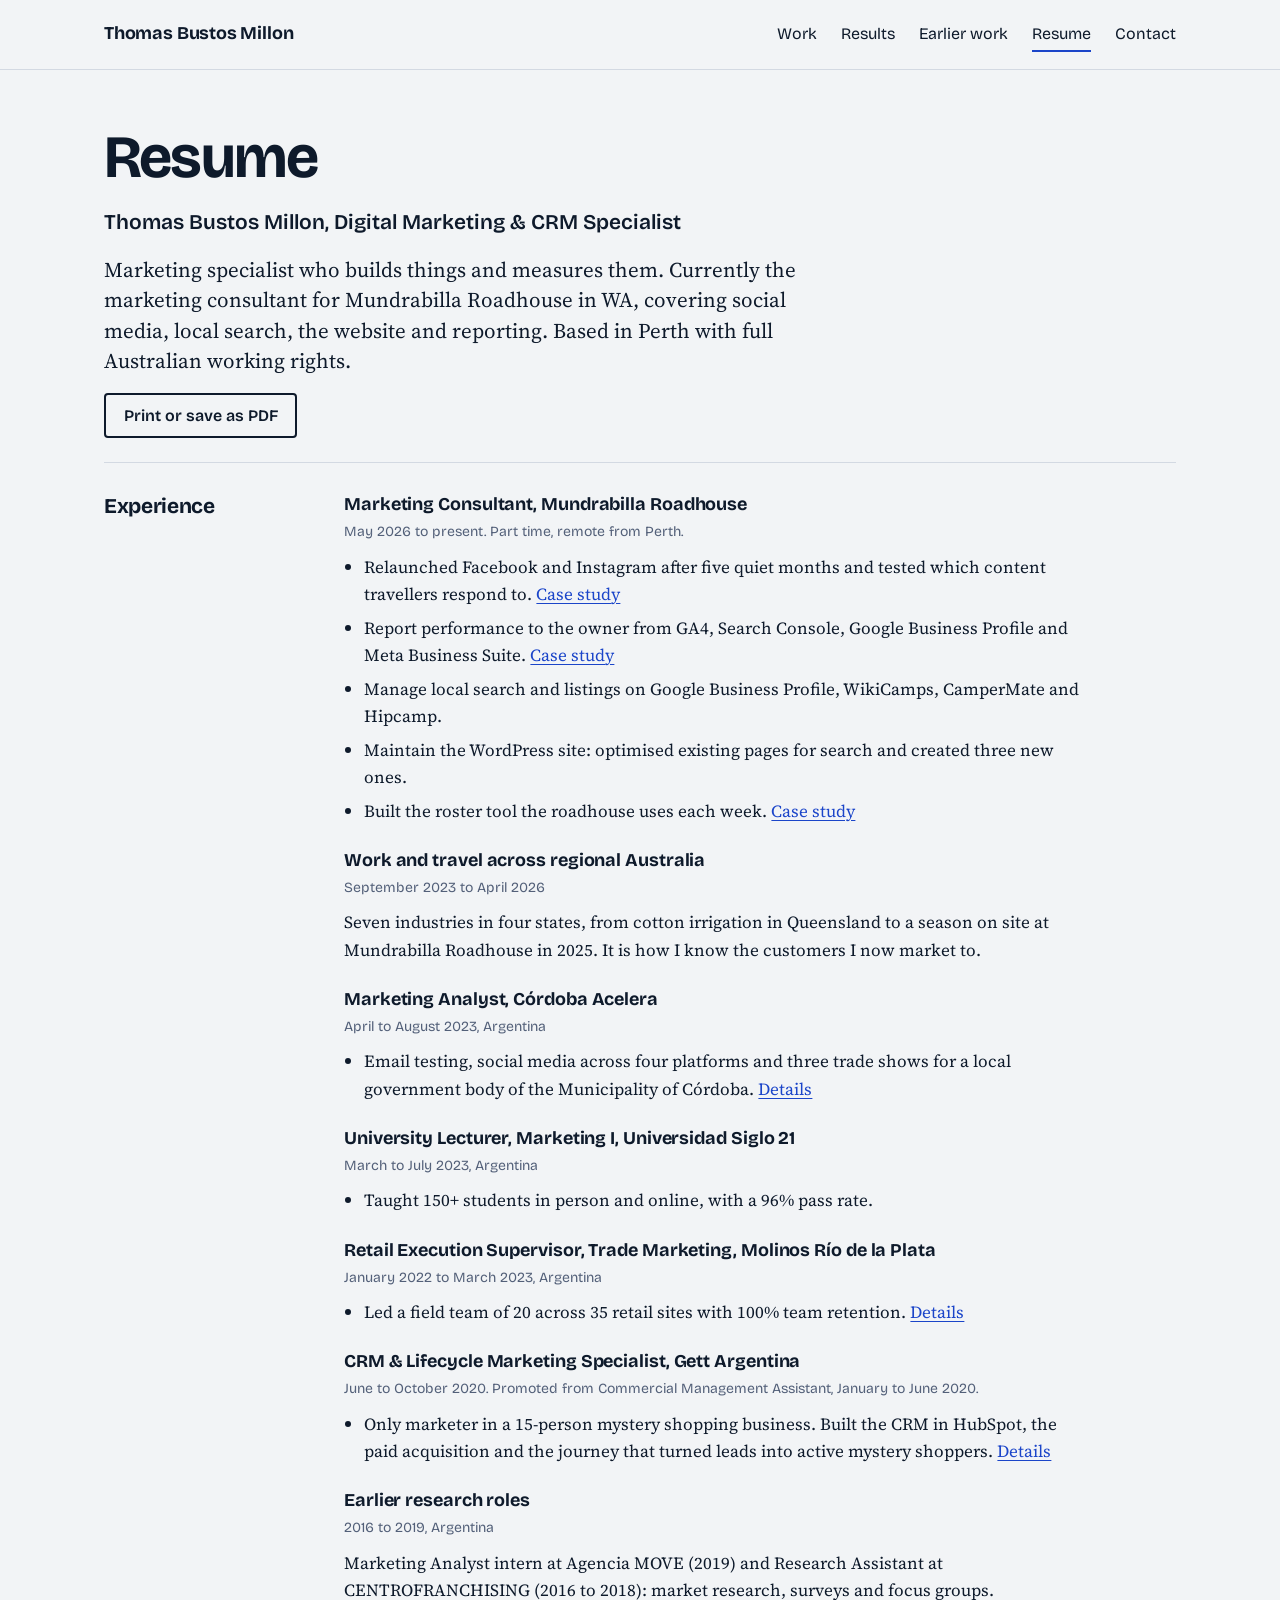
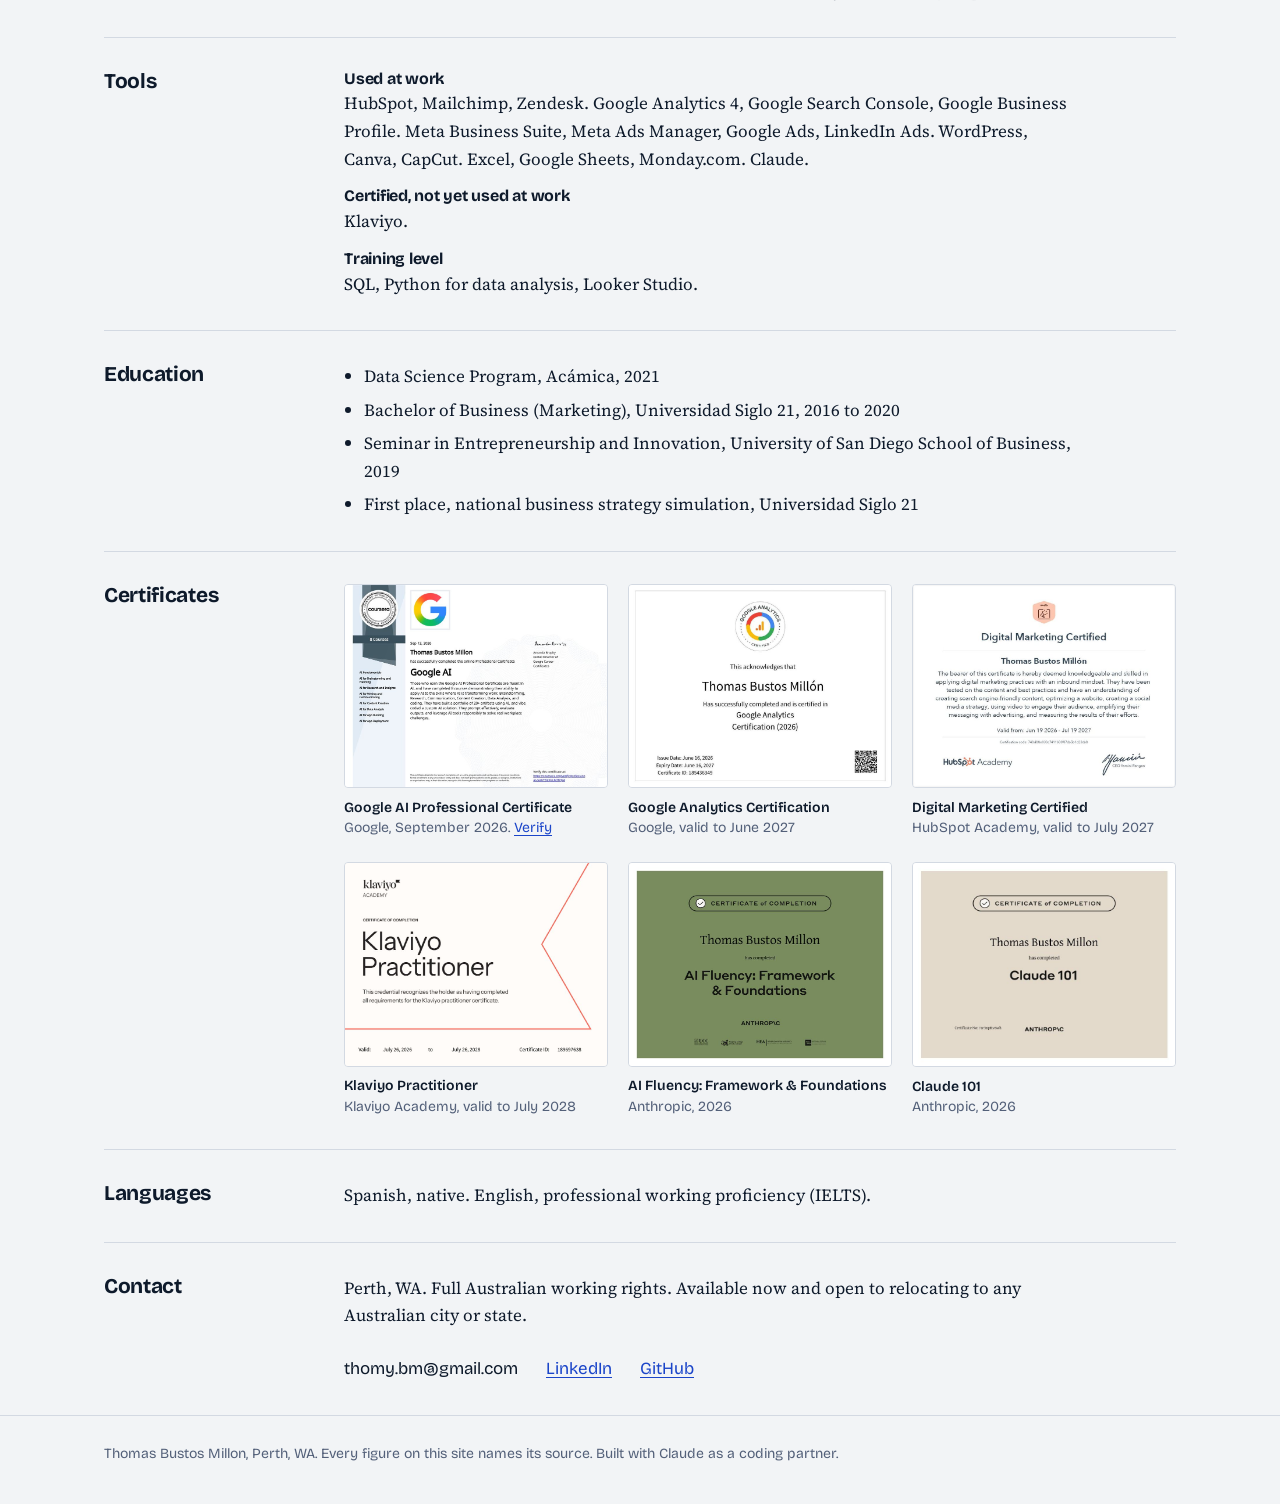
<file: resume.html>
<!doctype html>
<html lang="en-AU">
<head>
<meta charset="utf-8">
<meta name="viewport" content="width=device-width, initial-scale=1">
<title>Resume | Thomas Bustos Millon</title>
<meta name="description" content="Resume of Thomas Bustos Millon, Digital Marketing &amp; CRM Specialist in Perth, WA.">
<meta property="og:title" content="Resume | Thomas Bustos Millon">
<meta property="og:description" content="Resume of Thomas Bustos Millon, Digital Marketing &amp; CRM Specialist in Perth, WA.">
<meta property="og:type" content="website">
<meta name="color-scheme" content="light dark">
<link rel="preconnect" href="https://fonts.googleapis.com">
<link rel="preconnect" href="https://fonts.gstatic.com" crossorigin>
<link rel="stylesheet" href="https://fonts.googleapis.com/css2?family=Bricolage+Grotesque:opsz,wght@12..96,400..800&family=Source+Serif+4:ital,opsz,wght@0,8..60,400..700;1,8..60,400..700&display=swap">
<link rel="stylesheet" href="assets/site.css">
</head>
<body>
<a class="skip" href="#main">Skip to content</a>
<header class="site-head"><div class="wrap">
  <a class="brand" href="index.html">Thomas Bustos Millon</a>
  <nav class="site-nav" aria-label="Main">
    <a href="index.html#work">Work</a>
    <a href="index.html#results">Results</a>
    <a href="earlier-work.html">Earlier work</a>
    <a href="resume.html" aria-current="page">Resume</a>
    <a href="index.html#contact">Contact</a>
  </nav>
</div></header>
<main id="main">
<div class="wrap">
  <header class="resume-top">
    <h1>Resume</h1>
    <p class="role">Thomas Bustos Millon, Digital Marketing &amp; CRM Specialist</p>
    <p class="lede" style="max-width: 44rem">Marketing specialist who builds things and measures them. Currently the marketing consultant for Mundrabilla Roadhouse in WA, covering social media, local search, the website and reporting. Based in Perth with full Australian working rights.</p>
    <div class="actions no-print"><button class="btn" type="button" data-print>Print or save as PDF</button></div>
  </header>

  <section class="cv">
    <h2>Experience</h2>
    <div class="cv-body">
      <div class="job">
        <h3>Marketing Consultant, Mundrabilla Roadhouse</h3>
        <p class="when">May 2026 to present. Part time, remote from Perth.</p>
        <ul>
          <li>Relaunched Facebook and Instagram after five quiet months and tested which content travellers respond to. <a href="social-relaunch.html">Case study</a></li>
          <li>Report performance to the owner from GA4, Search Console, Google Business Profile and Meta Business Suite. <a href="performance-report.html">Case study</a></li>
          <li>Manage local search and listings on Google Business Profile, WikiCamps, CamperMate and Hipcamp.</li>
          <li>Maintain the WordPress site: optimised existing pages for search and created three new ones.</li>
          <li>Built the roster tool the roadhouse uses each week. <a href="roster-optimizer.html">Case study</a></li>
        </ul>
      </div>
      <div class="job">
        <h3>Work and travel across regional Australia</h3>
        <p class="when">September 2023 to April 2026</p>
        <p>Seven industries in four states, from cotton irrigation in Queensland to a season on site at Mundrabilla Roadhouse in 2025. It is how I know the customers I now market to.</p>
      </div>
      <div class="job">
        <h3>Marketing Analyst, Córdoba Acelera</h3>
        <p class="when">April to August 2023, Argentina</p>
        <ul>
          <li>Email testing, social media across four platforms and three trade shows for a local government body of the Municipality of Córdoba. <a href="earlier-work.html#cordoba">Details</a></li>
        </ul>
      </div>
      <div class="job">
        <h3>University Lecturer, Marketing I, Universidad Siglo 21</h3>
        <p class="when">March to July 2023, Argentina</p>
        <ul>
          <li>Taught 150+ students in person and online, with a 96% pass rate.</li>
        </ul>
      </div>
      <div class="job">
        <h3>Retail Execution Supervisor, Trade Marketing, Molinos Río de la Plata</h3>
        <p class="when">January 2022 to March 2023, Argentina</p>
        <ul>
          <li>Led a field team of 20 across 35 retail sites with 100% team retention. <a href="earlier-work.html#molinos">Details</a></li>
        </ul>
      </div>
      <div class="job">
        <h3>CRM &amp; Lifecycle Marketing Specialist, Gett Argentina</h3>
        <p class="when">June to October 2020. Promoted from Commercial Management Assistant, January to June 2020.</p>
        <ul>
          <li>Only marketer in a 15-person mystery shopping business. Built the CRM in HubSpot, the paid acquisition and the journey that turned leads into active mystery shoppers. <a href="earlier-work.html#gett">Details</a></li>
        </ul>
      </div>
      <div class="job">
        <h3>Earlier research roles</h3>
        <p class="when">2016 to 2019, Argentina</p>
        <p>Marketing Analyst intern at Agencia MOVE (2019) and Research Assistant at CENTROFRANCHISING (2016 to 2018): market research, surveys and focus groups.</p>
      </div>
    </div>
  </section>

  <section class="cv">
    <h2>Tools</h2>
    <div class="cv-body toolset">
      <div>
        <h3>Used at work</h3>
        <p>HubSpot, Mailchimp, Zendesk. Google Analytics 4, Google Search Console, Google Business Profile. Meta Business Suite, Meta Ads Manager, Google Ads, LinkedIn Ads. WordPress, Canva, CapCut. Excel, Google Sheets, Monday.com. Claude.</p>
      </div>
      <div>
        <h3>Certified, not yet used at work</h3>
        <p>Klaviyo.</p>
      </div>
      <div>
        <h3>Training level</h3>
        <p>SQL, Python for data analysis, Looker Studio.</p>
      </div>
    </div>
  </section>

  <section class="cv">
    <h2>Education</h2>
    <div class="cv-body">
      <ul>
        <li>Data Science Program, Acámica, 2021</li>
        <li>Bachelor of Business (Marketing), Universidad Siglo 21, 2016 to 2020</li>
        <li>Seminar in Entrepreneurship and Innovation, University of San Diego School of Business, 2019</li>
        <li>First place, national business strategy simulation, Universidad Siglo 21</li>
      </ul>
    </div>
  </section>

  <section class="cv">
    <h2>Certificates</h2>
    <div class="cv-body" style="max-width: none">
      <div class="certs">
        <figure>
          <a href="assets/img/cert-google-ai.jpg"><img src="assets/img/cert-google-ai.jpg" alt="Google AI Professional Certificate awarded to Thomas Bustos Millon" width="900" height="695" loading="lazy"></a>
          <figcaption><strong>Google AI Professional Certificate</strong>Google, September 2026. <a href="https://coursera.org/verify/professional-cert/TS9XGLMITQ94">Verify</a></figcaption>
        </figure>
        <figure>
          <a href="assets/img/cert-google-analytics.jpg"><img src="assets/img/cert-google-analytics.jpg" alt="Google Analytics Certification awarded to Thomas Bustos Millón" width="900" height="695" loading="lazy"></a>
          <figcaption><strong>Google Analytics Certification</strong>Google, valid to June 2027</figcaption>
        </figure>
        <figure>
          <a href="assets/img/cert-hubspot.jpg"><img src="assets/img/cert-hubspot.jpg" alt="HubSpot Academy Digital Marketing certificate awarded to Thomas Bustos Millón" width="900" height="695" loading="lazy"></a>
          <figcaption><strong>Digital Marketing Certified</strong>HubSpot Academy, valid to July 2027</figcaption>
        </figure>
        <figure>
          <a href="assets/img/cert-klaviyo.jpg"><img src="assets/img/cert-klaviyo.jpg" alt="Klaviyo Practitioner certificate of completion" width="900" height="695" loading="lazy"></a>
          <figcaption><strong>Klaviyo Practitioner</strong>Klaviyo Academy, valid to July 2028</figcaption>
        </figure>
        <figure>
          <a href="assets/img/cert-ai-fluency.jpg"><img src="assets/img/cert-ai-fluency.jpg" alt="Anthropic certificate of completion for AI Fluency: Framework and Foundations" width="900" height="695" loading="lazy"></a>
          <figcaption><strong>AI Fluency: Framework &amp; Foundations</strong>Anthropic, 2026</figcaption>
        </figure>
        <figure>
          <a href="assets/img/cert-claude-101.jpg"><img src="assets/img/cert-claude-101.jpg" alt="Anthropic certificate of completion for Claude 101" width="802" height="620" loading="lazy"></a>
          <figcaption><strong>Claude 101</strong>Anthropic, 2026</figcaption>
        </figure>
      </div>
    </div>
  </section>

  <section class="cv">
    <h2>Languages</h2>
    <div class="cv-body">
      <p>Spanish, native. English, professional working proficiency (IELTS).</p>
    </div>
  </section>

  <section class="cv">
    <h2>Contact</h2>
    <div class="cv-body">
      <p>Perth, WA. Full Australian working rights. Available now and open to relocating to any Australian city or state.</p>
      <ul class="links">
        <li>thomy.bm@gmail.com</li>
        <li><a href="https://www.linkedin.com/in/thomas-bustos-millon">LinkedIn</a></li>
        <li><a href="https://github.com/thomybm">GitHub</a></li>
      </ul>
    </div>
  </section>
</div>
</main>
<footer class="site-foot"><div class="wrap">
  <p class="small">Thomas Bustos Millon, Perth, WA. Every figure on this site names its source. Built with Claude as a coding partner.</p>
</div></footer>
<script src="assets/site.js"></script>
</body>
</html>
</file>
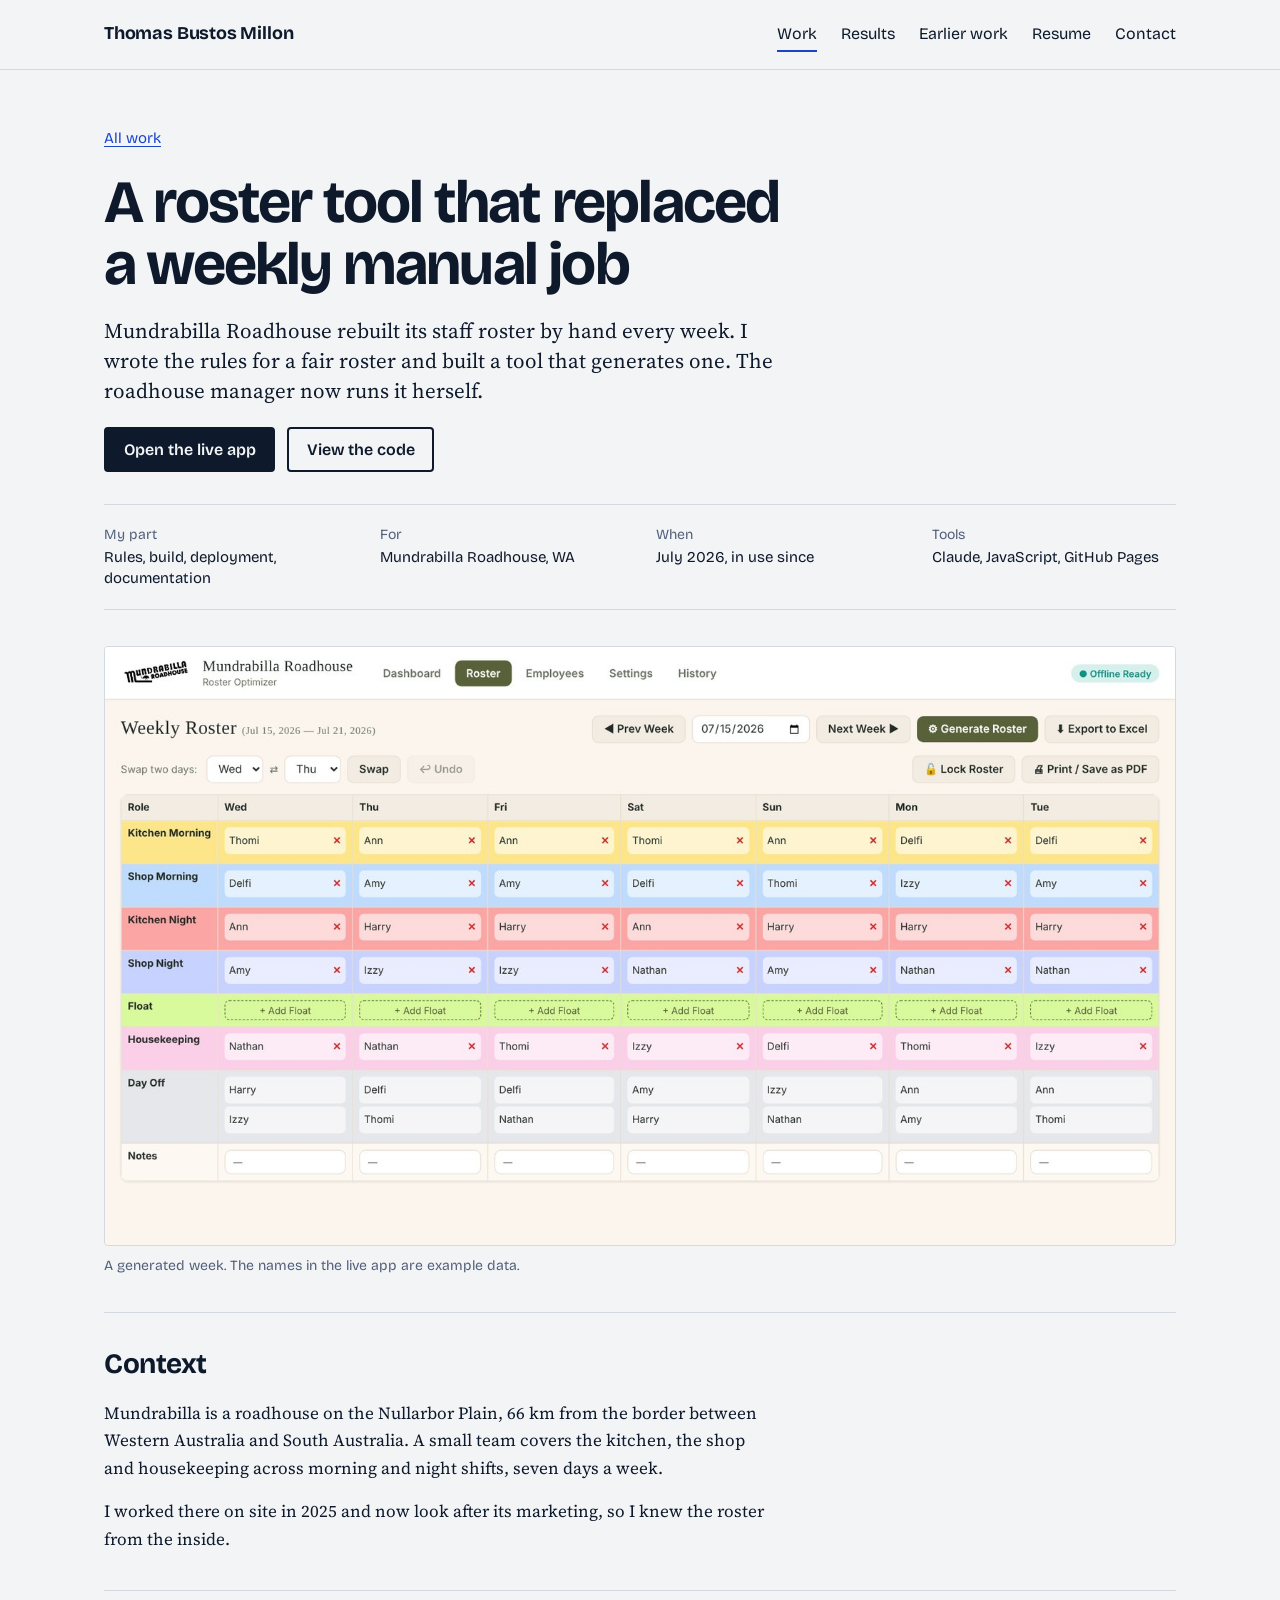
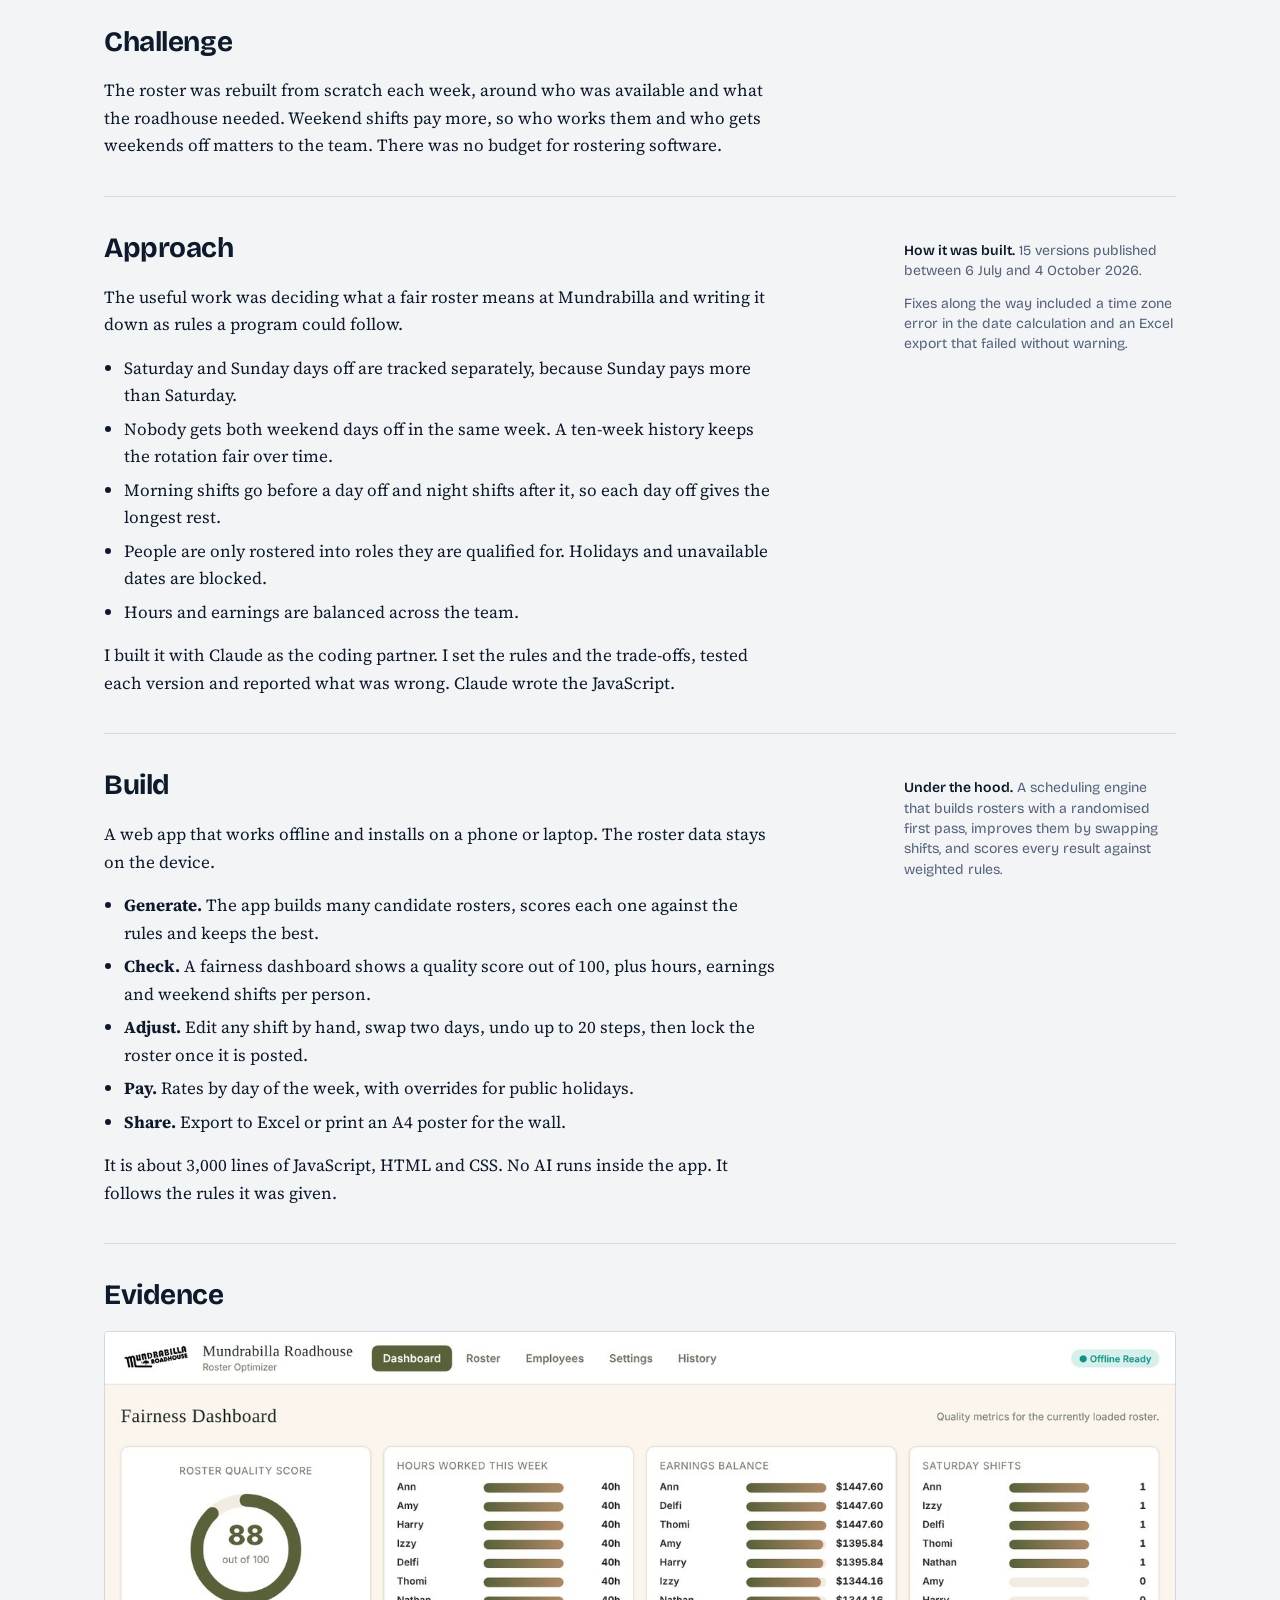
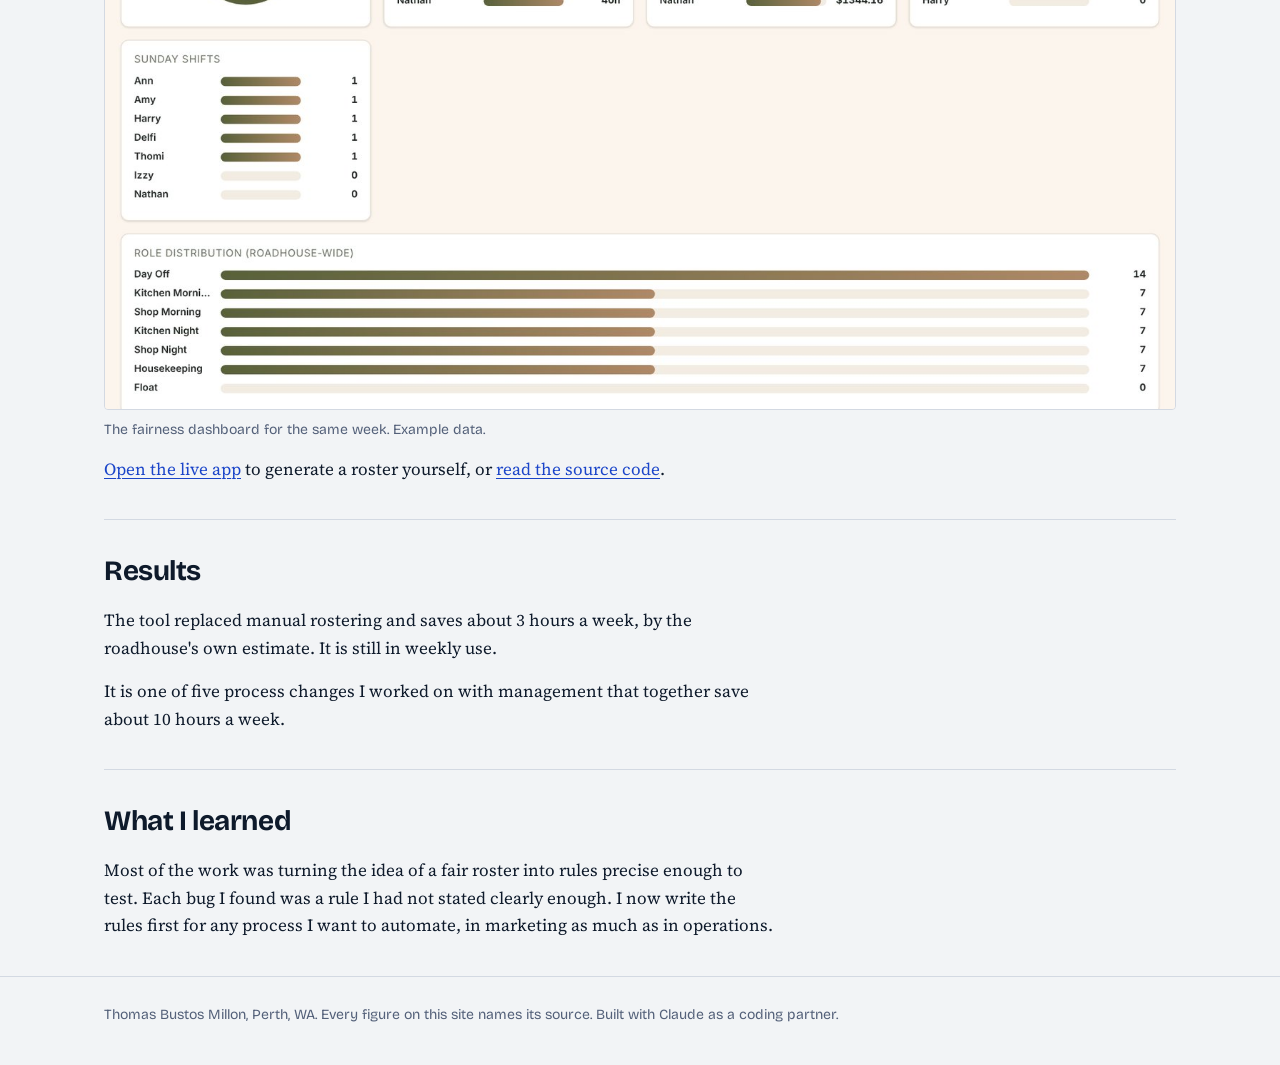
<file: roster-optimizer.html>
<!doctype html>
<html lang="en-AU">
<head>
<meta charset="utf-8">
<meta name="viewport" content="width=device-width, initial-scale=1">
<title>Roster Optimizer case study | Thomas Bustos Millon</title>
<meta name="description" content="How Thomas Bustos Millon wrote the rules for a fair roster and built the tool Mundrabilla Roadhouse uses each week.">
<meta property="og:title" content="Roster Optimizer case study | Thomas Bustos Millon">
<meta property="og:description" content="How Thomas Bustos Millon wrote the rules for a fair roster and built the tool Mundrabilla Roadhouse uses each week.">
<meta property="og:type" content="website">
<meta name="color-scheme" content="light dark">
<link rel="preconnect" href="https://fonts.googleapis.com">
<link rel="preconnect" href="https://fonts.gstatic.com" crossorigin>
<link rel="stylesheet" href="https://fonts.googleapis.com/css2?family=Bricolage+Grotesque:opsz,wght@12..96,400..800&family=Source+Serif+4:ital,opsz,wght@0,8..60,400..700;1,8..60,400..700&display=swap">
<link rel="stylesheet" href="assets/site.css">
</head>
<body>
<a class="skip" href="#main">Skip to content</a>
<header class="site-head"><div class="wrap">
  <a class="brand" href="index.html">Thomas Bustos Millon</a>
  <nav class="site-nav" aria-label="Main">
    <a href="index.html#work" aria-current="page">Work</a>
    <a href="index.html#results">Results</a>
    <a href="earlier-work.html">Earlier work</a>
    <a href="resume.html">Resume</a>
    <a href="index.html#contact">Contact</a>
  </nav>
</div></header>
<main id="main">
<div class="wrap">
  <header class="case-head">
    <a class="back" href="index.html#work">All work</a>
    <h1>A roster tool that replaced a weekly manual job</h1>
    <p class="lede">Mundrabilla Roadhouse rebuilt its staff roster by hand every week. I wrote the rules for a fair roster and built a tool that generates one. The roadhouse manager now runs it herself.</p>
    <div class="actions">
      <a class="btn btn-solid" href="https://thomybm.github.io/Mundrabilla-Roster-App/">Open the live app</a>
      <a class="btn" href="https://github.com/thomybm/Mundrabilla-Roster-App">View the code</a>
    </div>
    <dl class="meta">
      <div><dt>My part</dt><dd>Rules, build, deployment, documentation</dd></div>
      <div><dt>For</dt><dd>Mundrabilla Roadhouse, WA</dd></div>
      <div><dt>When</dt><dd>July 2026, in use since</dd></div>
      <div><dt>Tools</dt><dd>Claude, JavaScript, GitHub Pages</dd></div>
    </dl>
  </header>

  <section class="block block-wide">
    <figure>
      <div class="shot"><img src="assets/img/roster-week.jpg" alt="A generated weekly roster: kitchen, shop, float, housekeeping and day off rows across Wednesday to Tuesday, with buttons to generate, swap days, undo, lock, print and export to Excel" width="1500" height="838"></div>
      <figcaption>A generated week. The names in the live app are example data.</figcaption>
    </figure>
  </section>

  <section class="block">
    <div class="block-main">
      <h2>Context</h2>
      <p>Mundrabilla is a roadhouse on the Nullarbor Plain, 66 km from the border between Western Australia and South Australia. A small team covers the kitchen, the shop and housekeeping across morning and night shifts, seven days a week.</p>
      <p>I worked there on site in 2025 and now look after its marketing, so I knew the roster from the inside.</p>
    </div>
  </section>

  <section class="block">
    <div class="block-main">
      <h2>Challenge</h2>
      <p>The roster was rebuilt from scratch each week, around who was available and what the roadhouse needed. Weekend shifts pay more, so who works them and who gets weekends off matters to the team. There was no budget for rostering software.</p>
    </div>
  </section>

  <section class="block">
    <div class="block-main">
      <h2>Approach</h2>
      <p>The useful work was deciding what a fair roster means at Mundrabilla and writing it down as rules a program could follow.</p>
      <ul>
        <li>Saturday and Sunday days off are tracked separately, because Sunday pays more than Saturday.</li>
        <li>Nobody gets both weekend days off in the same week. A ten-week history keeps the rotation fair over time.</li>
        <li>Morning shifts go before a day off and night shifts after it, so each day off gives the longest rest.</li>
        <li>People are only rostered into roles they are qualified for. Holidays and unavailable dates are blocked.</li>
        <li>Hours and earnings are balanced across the team.</li>
      </ul>
      <p>I built it with Claude as the coding partner. I set the rules and the trade-offs, tested each version and reported what was wrong. Claude wrote the JavaScript.</p>
    </div>
    <aside class="note">
      <p><strong>How it was built.</strong> 15 versions published between 6 July and 4 October 2026.</p>
      <p>Fixes along the way included a time zone error in the date calculation and an Excel export that failed without warning.</p>
    </aside>
  </section>

  <section class="block">
    <div class="block-main">
      <h2>Build</h2>
      <p>A web app that works offline and installs on a phone or laptop. The roster data stays on the device.</p>
      <ul>
        <li><strong>Generate.</strong> The app builds many candidate rosters, scores each one against the rules and keeps the best.</li>
        <li><strong>Check.</strong> A fairness dashboard shows a quality score out of 100, plus hours, earnings and weekend shifts per person.</li>
        <li><strong>Adjust.</strong> Edit any shift by hand, swap two days, undo up to 20 steps, then lock the roster once it is posted.</li>
        <li><strong>Pay.</strong> Rates by day of the week, with overrides for public holidays.</li>
        <li><strong>Share.</strong> Export to Excel or print an A4 poster for the wall.</li>
      </ul>
      <p>It is about 3,000 lines of JavaScript, HTML and CSS. No AI runs inside the app. It follows the rules it was given.</p>
    </div>
    <aside class="note">
      <p><strong>Under the hood.</strong> A scheduling engine that builds rosters with a randomised first pass, improves them by swapping shifts, and scores every result against weighted rules.</p>
    </aside>
  </section>

  <section class="block block-wide">
    <div class="block-main">
      <h2>Evidence</h2>
      <figure>
        <div class="shot"><img src="assets/img/roster-dashboard.jpg" alt="Fairness dashboard with a roster quality score of 88 out of 100 and bars for hours worked, earnings balance, Saturday shifts and Sunday shifts per person" width="1500" height="949" loading="lazy"></div>
        <figcaption>The fairness dashboard for the same week. Example data.</figcaption>
      </figure>
      <p><a href="https://thomybm.github.io/Mundrabilla-Roster-App/">Open the live app</a> to generate a roster yourself, or <a href="https://github.com/thomybm/Mundrabilla-Roster-App">read the source code</a>.</p>
    </div>
  </section>

  <section class="block">
    <div class="block-main">
      <h2>Results</h2>
      <p>The tool replaced manual rostering and saves about 3 hours a week, by the roadhouse's own estimate. It is still in weekly use.</p>
      <p>It is one of five process changes I worked on with management that together save about 10 hours a week.</p>
    </div>
  </section>

  <section class="block">
    <div class="block-main">
      <h2>What I learned</h2>
      <p>Most of the work was turning the idea of a fair roster into rules precise enough to test. Each bug I found was a rule I had not stated clearly enough. I now write the rules first for any process I want to automate, in marketing as much as in operations.</p>
    </div>
  </section>
</div>
</main>
<footer class="site-foot"><div class="wrap">
  <p class="small">Thomas Bustos Millon, Perth, WA. Every figure on this site names its source. Built with Claude as a coding partner.</p>
</div></footer>
<script src="assets/site.js"></script>
</body>
</html>
</file>
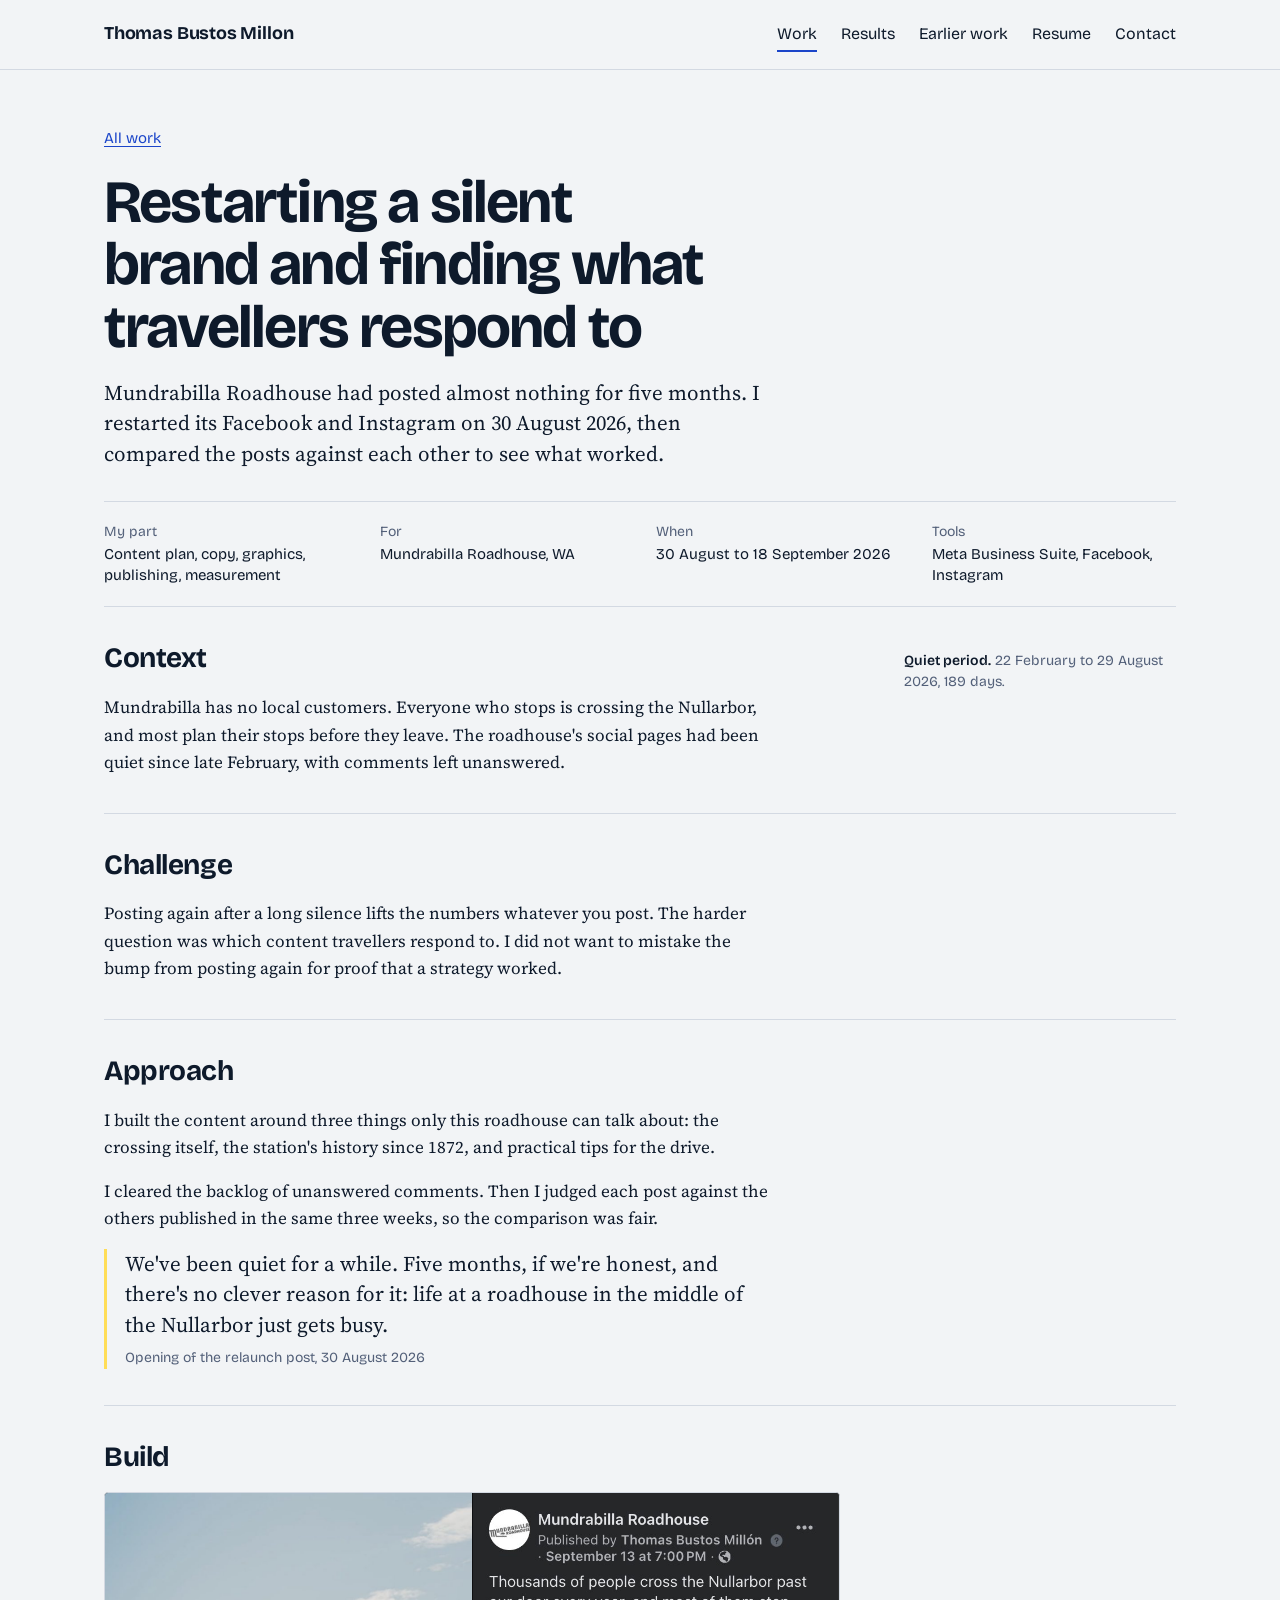
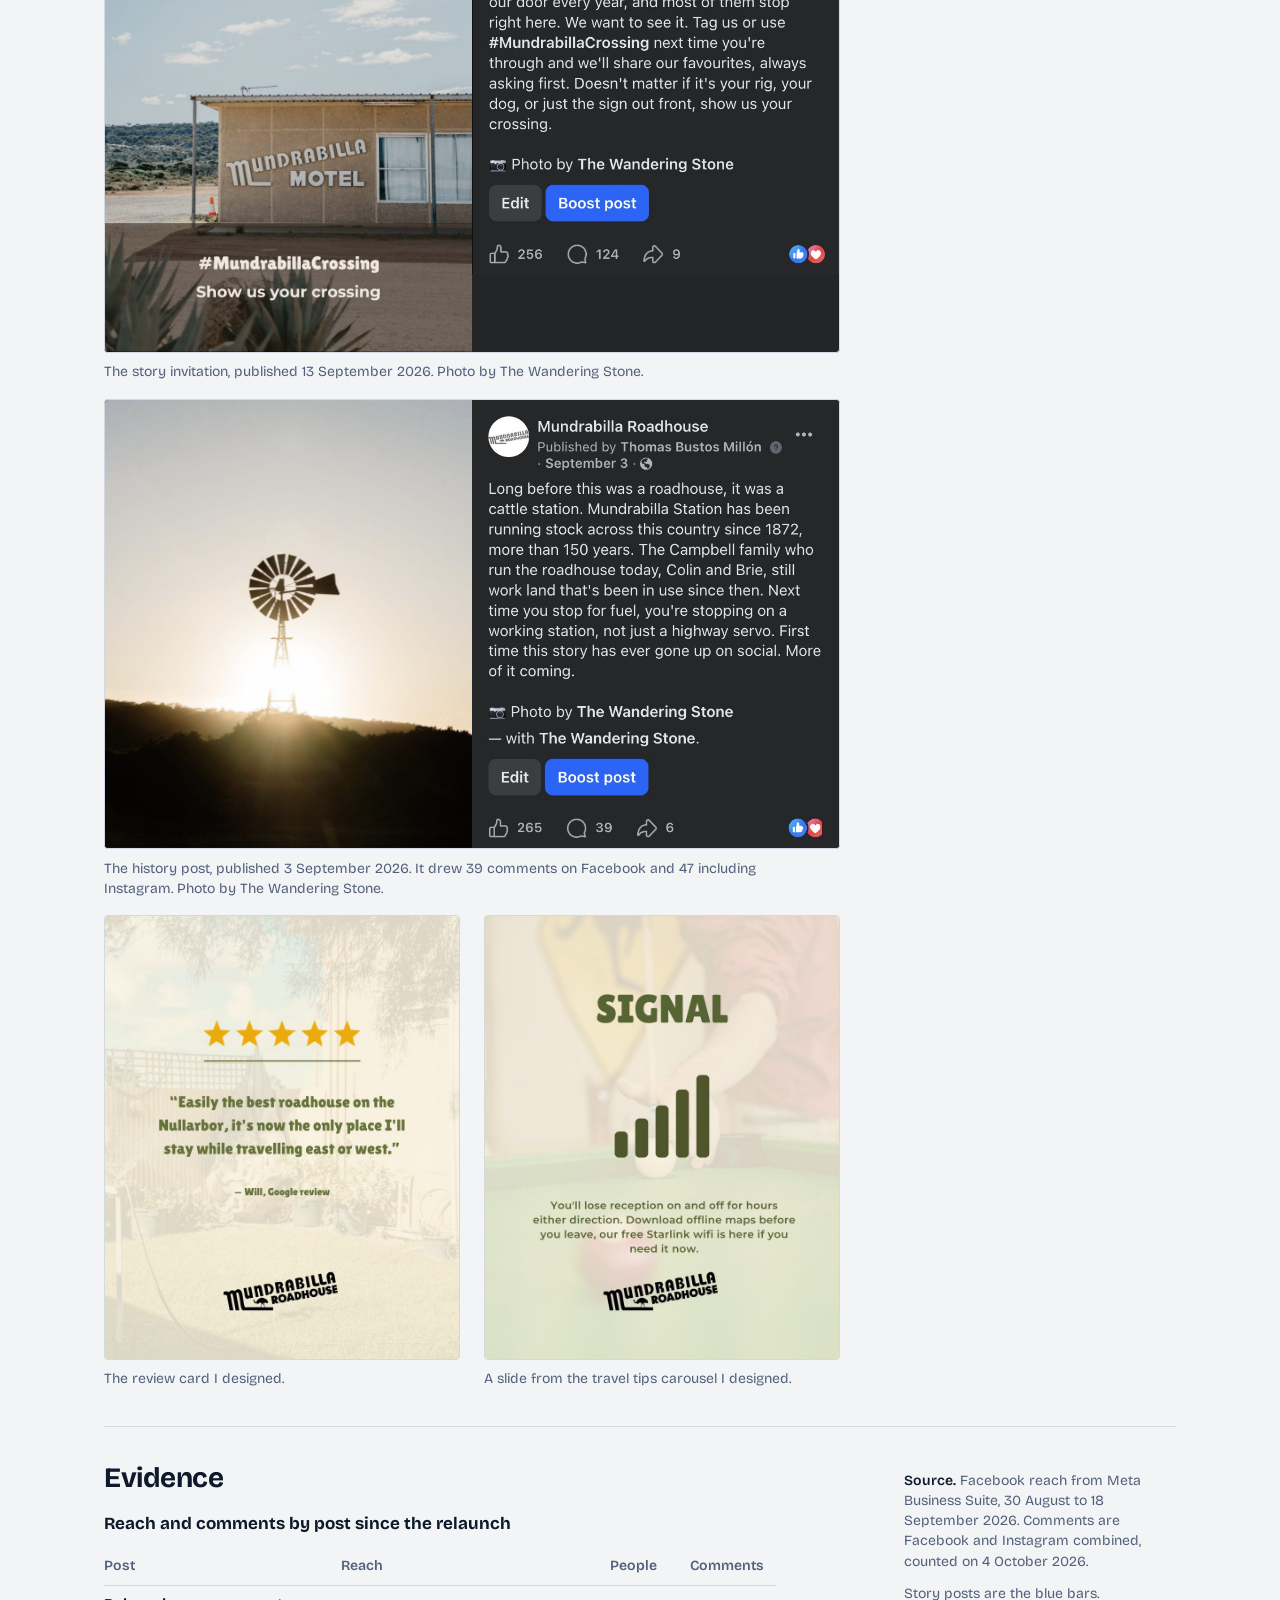
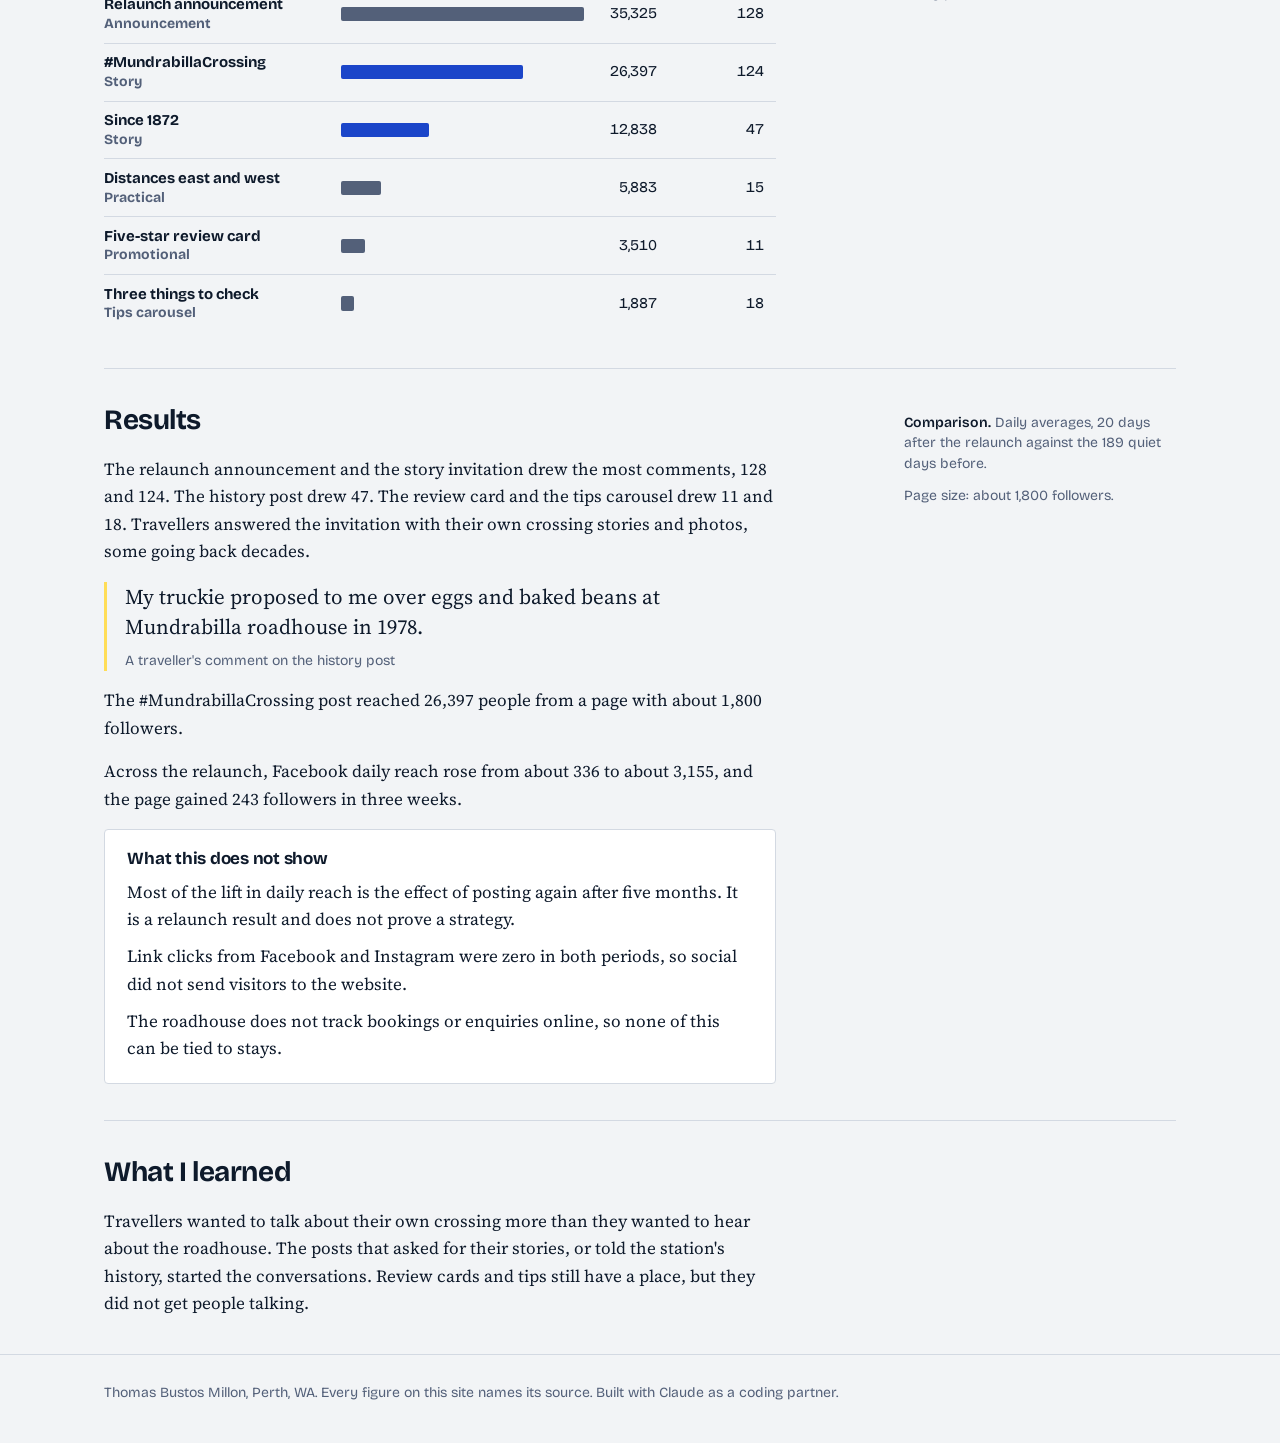
<file: social-relaunch.html>
<!doctype html>
<html lang="en-AU">
<head>
<meta charset="utf-8">
<meta name="viewport" content="width=device-width, initial-scale=1">
<title>Social relaunch case study | Thomas Bustos Millon</title>
<meta name="description" content="Restarting Mundrabilla Roadhouse on social media and comparing story posts against promotional posts.">
<meta property="og:title" content="Social relaunch case study | Thomas Bustos Millon">
<meta property="og:description" content="Restarting Mundrabilla Roadhouse on social media and comparing story posts against promotional posts.">
<meta property="og:type" content="website">
<meta name="color-scheme" content="light dark">
<link rel="preconnect" href="https://fonts.googleapis.com">
<link rel="preconnect" href="https://fonts.gstatic.com" crossorigin>
<link rel="stylesheet" href="https://fonts.googleapis.com/css2?family=Bricolage+Grotesque:opsz,wght@12..96,400..800&family=Source+Serif+4:ital,opsz,wght@0,8..60,400..700;1,8..60,400..700&display=swap">
<link rel="stylesheet" href="assets/site.css">
</head>
<body>
<a class="skip" href="#main">Skip to content</a>
<header class="site-head"><div class="wrap">
  <a class="brand" href="index.html">Thomas Bustos Millon</a>
  <nav class="site-nav" aria-label="Main">
    <a href="index.html#work" aria-current="page">Work</a>
    <a href="index.html#results">Results</a>
    <a href="earlier-work.html">Earlier work</a>
    <a href="resume.html">Resume</a>
    <a href="index.html#contact">Contact</a>
  </nav>
</div></header>
<main id="main">
<div class="wrap">
  <header class="case-head">
    <a class="back" href="index.html#work">All work</a>
    <h1>Restarting a silent brand and finding what travellers respond to</h1>
    <p class="lede">Mundrabilla Roadhouse had posted almost nothing for five months. I restarted its Facebook and Instagram on 30 August 2026, then compared the posts against each other to see what worked.</p>
    <dl class="meta">
      <div><dt>My part</dt><dd>Content plan, copy, graphics, publishing, measurement</dd></div>
      <div><dt>For</dt><dd>Mundrabilla Roadhouse, WA</dd></div>
      <div><dt>When</dt><dd>30 August to 18 September 2026</dd></div>
      <div><dt>Tools</dt><dd>Meta Business Suite, Facebook, Instagram</dd></div>
    </dl>
  </header>

  <section class="block">
    <div class="block-main">
      <h2>Context</h2>
      <p>Mundrabilla has no local customers. Everyone who stops is crossing the Nullarbor, and most plan their stops before they leave. The roadhouse's social pages had been quiet since late February, with comments left unanswered.</p>
    </div>
    <aside class="note">
      <p><strong>Quiet period.</strong> 22 February to 29 August 2026, 189 days.</p>
    </aside>
  </section>

  <section class="block">
    <div class="block-main">
      <h2>Challenge</h2>
      <p>Posting again after a long silence lifts the numbers whatever you post. The harder question was which content travellers respond to. I did not want to mistake the bump from posting again for proof that a strategy worked.</p>
    </div>
  </section>

  <section class="block">
    <div class="block-main">
      <h2>Approach</h2>
      <p>I built the content around three things only this roadhouse can talk about: the crossing itself, the station's history since 1872, and practical tips for the drive.</p>
      <p>I cleared the backlog of unanswered comments. Then I judged each post against the others published in the same three weeks, so the comparison was fair.</p>
      <blockquote>
        <p>We've been quiet for a while. Five months, if we're honest, and there's no clever reason for it: life at a roadhouse in the middle of the Nullarbor just gets busy.</p>
        <footer>Opening of the relaunch post, 30 August 2026</footer>
      </blockquote>
    </div>
  </section>

  <section class="block block-wide">
    <div class="block-main">
      <h2>Build</h2>
      <figure>
        <div class="post">
          <img src="assets/img/post-crossing-image.jpg" alt="Photo of the Mundrabilla Motel sign with the overlay text #MundrabillaCrossing, show us your crossing" width="820" height="1024" loading="lazy">
          <img class="panel" src="assets/img/post-crossing-panel.jpg" alt="Facebook post by Mundrabilla Roadhouse, published by Thomas Bustos Millón on 13 September, inviting travellers to share their crossing with the hashtag #MundrabillaCrossing. 256 reactions, 124 comments, 9 shares." width="649" height="674" loading="lazy">
        </div>
        <figcaption>The story invitation, published 13 September 2026. Photo by The Wandering Stone.</figcaption>
      </figure>
      <figure>
        <div class="post">
          <img src="assets/img/post-1872-image.jpg" alt="Photo of a windmill silhouetted against the sun at Mundrabilla Station" width="900" height="900" loading="lazy">
          <img class="panel" src="assets/img/post-1872-panel.jpg" alt="Facebook post by Mundrabilla Roadhouse, published by Thomas Bustos Millón on 3 September, telling the history of Mundrabilla Station since 1872. 265 reactions, 39 comments, 6 shares." width="649" height="793" loading="lazy">
        </div>
        <figcaption>The history post, published 3 September 2026. It drew 39 comments on Facebook and 47 including Instagram. Photo by The Wandering Stone.</figcaption>
      </figure>
      <div class="duo">
        <figure>
          <div class="shot"><img src="assets/img/creative-review.jpg" alt="Review card graphic with five stars and a quote from a Google review calling Mundrabilla the best roadhouse on the Nullarbor" width="800" height="1000" loading="lazy"></div>
          <figcaption>The review card I designed.</figcaption>
        </figure>
        <figure>
          <div class="shot"><img src="assets/img/creative-signal.jpg" alt="Carousel slide titled Signal, advising travellers to download offline maps because reception drops for hours in either direction" width="800" height="1000" loading="lazy"></div>
          <figcaption>A slide from the travel tips carousel I designed.</figcaption>
        </figure>
      </div>
    </div>
  </section>

  <section class="block">
    <div class="block-main">
      <h2>Evidence</h2>
      <div class="chart-wrap">
        <table class="chart">
          <caption>Reach and comments by post since the relaunch</caption>
          <thead>
            <tr><th scope="col">Post</th><th scope="col" class="barcell">Reach</th><th scope="col" class="num">People</th><th scope="col" class="num">Comments</th></tr>
          </thead>
          <tbody>
            <tr><th scope="row">Relaunch announcement<span class="kind">Announcement</span></th><td class="barcell"><div class="bar" style="width:100%"></div></td><td class="num">35,325</td><td class="num">128</td></tr>
            <tr><th scope="row">#MundrabillaCrossing<span class="kind">Story</span></th><td class="barcell"><div class="bar bar-story" style="width:74.7%"></div></td><td class="num">26,397</td><td class="num">124</td></tr>
            <tr><th scope="row">Since 1872<span class="kind">Story</span></th><td class="barcell"><div class="bar bar-story" style="width:36.3%"></div></td><td class="num">12,838</td><td class="num">47</td></tr>
            <tr><th scope="row">Distances east and west<span class="kind">Practical</span></th><td class="barcell"><div class="bar" style="width:16.7%"></div></td><td class="num">5,883</td><td class="num">15</td></tr>
            <tr><th scope="row">Five-star review card<span class="kind">Promotional</span></th><td class="barcell"><div class="bar" style="width:9.9%"></div></td><td class="num">3,510</td><td class="num">11</td></tr>
            <tr><th scope="row">Three things to check<span class="kind">Tips carousel</span></th><td class="barcell"><div class="bar" style="width:5.3%"></div></td><td class="num">1,887</td><td class="num">18</td></tr>
          </tbody>
        </table>
      </div>
    </div>
    <aside class="note">
      <p><strong>Source.</strong> Facebook reach from Meta Business Suite, 30 August to 18 September 2026. Comments are Facebook and Instagram combined, counted on 4 October 2026.</p>
      <p>Story posts are the blue bars.</p>
    </aside>
  </section>

  <section class="block">
    <div class="block-main">
      <h2>Results</h2>
      <p>The relaunch announcement and the story invitation drew the most comments, 128 and 124. The history post drew 47. The review card and the tips carousel drew 11 and 18. Travellers answered the invitation with their own crossing stories and photos, some going back decades.</p>
      <blockquote>
        <p>My truckie proposed to me over eggs and baked beans at Mundrabilla roadhouse in 1978.</p>
        <footer>A traveller's comment on the history post</footer>
      </blockquote>
      <p>The #MundrabillaCrossing post reached 26,397 people from a page with about 1,800 followers.</p>
      <p>Across the relaunch, Facebook daily reach rose from about 336 to about 3,155, and the page gained 243 followers in three weeks.</p>
      <div class="callout">
        <h3>What this does not show</h3>
        <p>Most of the lift in daily reach is the effect of posting again after five months. It is a relaunch result and does not prove a strategy.</p>
        <p>Link clicks from Facebook and Instagram were zero in both periods, so social did not send visitors to the website.</p>
        <p>The roadhouse does not track bookings or enquiries online, so none of this can be tied to stays.</p>
      </div>
    </div>
    <aside class="note">
      <p><strong>Comparison.</strong> Daily averages, 20 days after the relaunch against the 189 quiet days before.</p>
      <p>Page size: about 1,800 followers.</p>
    </aside>
  </section>

  <section class="block">
    <div class="block-main">
      <h2>What I learned</h2>
      <p>Travellers wanted to talk about their own crossing more than they wanted to hear about the roadhouse. The posts that asked for their stories, or told the station's history, started the conversations. Review cards and tips still have a place, but they did not get people talking.</p>
    </div>
  </section>
</div>
</main>
<footer class="site-foot"><div class="wrap">
  <p class="small">Thomas Bustos Millon, Perth, WA. Every figure on this site names its source. Built with Claude as a coding partner.</p>
</div></footer>
<script src="assets/site.js"></script>
</body>
</html>
</file>
<file: assets/site.css>
/* Layout: a left-aligned report. Main column for the work, a margin column where
   sources and evidence status sit beside the thing they describe. */
:root {
  --paper: #F2F4F6;
  --surface: #FFFFFF;
  --ink: #0E1A2B;
  --muted: #536079;
  --line: #D3D9E2;
  --accent: #1B45C9;
  --mark: #FFDD57;
  --mark-ink: #2A2200;
  --sans: "Bricolage Grotesque", "Segoe UI", "Helvetica Neue", Arial, sans-serif;
  --serif: "Source Serif 4", Georgia, "Times New Roman", serif;
  --step--1: 0.875rem;
  --step-0: 1.0625rem;
  --step-1: 1.3125rem;
  --step-2: 1.75rem;
  --step-3: 2.375rem;
  --step-4: clamp(2.25rem, 1.2rem + 4.2vw, 3.75rem);
  --gutter: clamp(16px, 4vw, 40px);
  --note: 17rem;
}
@media (prefers-color-scheme: dark) {
  :root:not([data-theme="light"]) {
    --paper: #0D131C; --surface: #151D29; --ink: #E7ECF3; --muted: #9BA8BC;
    --line: #283346; --accent: #9BB7FF; --mark: #E9C63B; --mark-ink: #1D1700;
    color-scheme: dark;
  }
}
:root[data-theme="dark"] {
  --paper: #0D131C; --surface: #151D29; --ink: #E7ECF3; --muted: #9BA8BC;
  --line: #283346; --accent: #9BB7FF; --mark: #E9C63B; --mark-ink: #1D1700;
  color-scheme: dark;
}

*, *::before, *::after { box-sizing: border-box; }
html { -webkit-text-size-adjust: 100%; }
body {
  margin: 0;
  background: var(--paper);
  color: var(--ink);
  font-family: var(--serif);
  font-size: var(--step-0);
  line-height: 1.62;
  font-optical-sizing: auto;
}
img { max-width: 100%; height: auto; display: block; }
a { color: var(--accent); text-underline-offset: 0.18em; text-decoration-thickness: 0.06em; }
a:hover { text-decoration-thickness: 0.12em; }
:focus-visible { outline: 3px solid var(--accent); outline-offset: 3px; border-radius: 2px; }
h1, h2, h3, h4 { font-family: var(--sans); line-height: 1.1; margin: 0; text-wrap: balance; letter-spacing: -0.015em; }
p, ul, ol, dl, figure { margin: 0; }
ul, ol { padding-left: 1.2em; }
li + li { margin-top: 0.35em; }

.wrap { max-width: 72rem; margin-inline: auto; padding-inline: var(--gutter); }
.skip { position: absolute; left: -999px; top: 0; background: var(--ink); color: var(--paper); padding: 0.5rem 1rem; font-family: var(--sans); }
.skip:focus { left: var(--gutter); top: 0.5rem; z-index: 10; }

/* Header */
.site-head { border-bottom: 1px solid var(--line); }
.site-head .wrap { display: flex; flex-wrap: wrap; align-items: baseline; justify-content: space-between; gap: 0.5rem 2rem; padding-block: 1.1rem; }
.brand { font-family: var(--sans); font-weight: 700; font-size: 1.125rem; color: var(--ink); text-decoration: none; letter-spacing: -0.01em; }
.site-nav { display: flex; flex-wrap: wrap; gap: 0.25rem 1.5rem; font-family: var(--sans); font-size: 1rem; }
.site-nav a { color: var(--ink); text-decoration: none; padding-block: 0.2rem; border-bottom: 2px solid transparent; }
.site-nav a:hover, .site-nav a[aria-current="page"] { border-bottom-color: var(--accent); }

/* Sections */
.section { padding-block: clamp(2.5rem, 6vw, 4.5rem); }
.section + .section { border-top: 1px solid var(--line); }
.section-head { display: grid; gap: 0.75rem; margin-bottom: 2rem; max-width: 44rem; }
.section-head h2 { font-size: var(--step-3); font-weight: 700; }
.lede { font-size: var(--step-1); line-height: 1.45; color: var(--ink); }
.small { font-family: var(--sans); font-size: var(--step--1); line-height: 1.45; color: var(--muted); }

/* Evidence status: filled mark = evidence is on this site, outline = from my records */
.tag { display: inline-flex; align-items: center; gap: 0.4em; font-family: var(--sans); font-size: 0.8125rem; font-weight: 600; line-height: 1; padding: 0.3em 0.55em; border-radius: 3px; white-space: nowrap; }
.tag::before { content: ""; width: 0.6em; height: 0.6em; border-radius: 1px; }
.tag-shown { background: var(--mark); color: var(--mark-ink); }
.tag-shown::before { background: var(--mark-ink); }
.tag-stated { color: var(--ink); box-shadow: inset 0 0 0 1px var(--muted); }
.tag-stated::before { box-shadow: inset 0 0 0 1.5px var(--ink); }

/* Buttons */
.actions { display: flex; flex-wrap: wrap; gap: 0.75rem; }
.btn { display: inline-block; font-family: var(--sans); font-weight: 600; font-size: 1rem; line-height: 1.2; padding: 0.7em 1.1em; border-radius: 4px; text-decoration: none; border: 2px solid var(--ink); color: var(--ink); background: transparent; cursor: pointer; }
.btn:hover { background: var(--ink); color: var(--paper); }
.btn-solid { background: var(--ink); color: var(--paper); }
.btn-solid:hover { background: var(--accent); border-color: var(--accent); color: var(--paper); }

/* Hero */
.hero .wrap { display: grid; grid-template-columns: minmax(0, 1fr) 15rem; gap: 2.5rem 4rem; align-items: start; }
.hero-main { display: grid; gap: 1.5rem; min-width: 0; }
.hero h1 { font-size: var(--step-4); font-weight: 700; line-height: 1.02; letter-spacing: -0.03em; }
.hero .lede { max-width: 38rem; }
.role { font-family: var(--sans); font-weight: 600; font-size: var(--step-1); }
.hero-side { display: grid; gap: 1rem; }
.hero-side img { width: 100%; aspect-ratio: 1; object-fit: cover; border-radius: 6px; }
.facts { list-style: none; padding: 0; font-family: var(--sans); font-size: 0.9375rem; line-height: 1.4; }
.facts li { padding-block: 0.45rem; border-top: 1px solid var(--line); margin: 0; }
.facts li:last-child { border-bottom: 1px solid var(--line); }

/* Work on the home page */
.feature { display: grid; grid-template-columns: minmax(0, 7fr) minmax(0, 5fr); gap: 2rem 2.5rem; align-items: center; }
.feature-text, .pair-text { display: grid; gap: 0.8rem; justify-items: start; min-width: 0; }
.feature h3 { font-size: var(--step-2); font-weight: 700; }
.pair { display: grid; grid-template-columns: repeat(2, minmax(0, 1fr)); gap: 2.5rem; margin-top: 3rem; }
.pair article { display: grid; gap: 1.1rem; align-content: start; min-width: 0; }
.pair h3 { font-size: var(--step-1); font-weight: 700; }
.shot { border: 1px solid var(--line); border-radius: 4px; overflow: hidden; background: var(--surface); }
.shot img { width: 100%; }
.shot-crop img { aspect-ratio: 2 / 1; object-fit: cover; object-position: top left; }
.title-link { color: var(--ink); text-decoration-color: var(--accent); }

/* Results */
.legend { display: flex; flex-wrap: wrap; gap: 0.6rem 2rem; font-family: var(--sans); font-size: 0.9375rem; color: var(--muted); align-items: center; }
.legend span { display: inline-flex; gap: 0.6rem; align-items: center; }
.results { list-style: none; padding: 0; margin-top: 1.5rem; }
.results > li { display: grid; grid-template-columns: 15rem minmax(0, 1fr) 14rem; gap: 0.5rem 2rem; align-items: baseline; padding-block: 1.1rem; border-top: 1px solid var(--line); margin: 0; }
.results > li:last-child { border-bottom: 1px solid var(--line); }
.fig { font-family: var(--sans); font-weight: 700; font-size: var(--step-2); line-height: 1.05; letter-spacing: -0.02em; font-variant-numeric: tabular-nums; }
.fig span { background: linear-gradient(transparent 58%, var(--mark) 58%, var(--mark) 92%, transparent 92%); padding-inline: 0.08em; }
.results .what { min-width: 0; }
.results .src { font-family: var(--sans); font-size: var(--step--1); line-height: 1.4; color: var(--muted); }
.results .src a { white-space: nowrap; }
.group-label { font-family: var(--sans); font-weight: 700; font-size: 1rem; margin-top: 2.5rem; display: flex; gap: 0.75rem; align-items: center; }

/* Report figures */
.figs { list-style: none; padding: 0; display: grid; grid-template-columns: repeat(4, minmax(0, 1fr)); gap: 1.75rem 2rem; margin-block: 0.5rem; }
.figs li { margin: 0; display: grid; gap: 0.45rem; align-content: start; padding-top: 1rem; border-top: 1px solid var(--line); }
.figs .fig { font-size: 2rem; }
.figs li p:last-child { font-family: var(--sans); font-size: 0.9375rem; line-height: 1.35; color: var(--muted); }

/* Earlier work on the home page */
.earlier { display: grid; grid-template-columns: repeat(2, minmax(0, 1fr)); gap: 0 3rem; }
.earlier article { display: grid; gap: 0.4rem; padding-block: 1.25rem; border-top: 1px solid var(--line); align-content: start; }
.earlier h3 { font-size: var(--step-1); font-weight: 700; }
.when { font-family: var(--sans); font-size: var(--step--1); color: var(--muted); }

/* Contact */
.contact { display: grid; gap: 1.25rem; justify-items: start; }
.email-row { display: flex; flex-wrap: wrap; gap: 0.75rem 1rem; align-items: center; }
.email { font-family: var(--sans); font-weight: 700; font-size: clamp(1.25rem, 0.9rem + 1.6vw, 1.875rem); letter-spacing: -0.01em; overflow-wrap: anywhere; user-select: all; }
.links { display: flex; flex-wrap: wrap; gap: 0.5rem 1.75rem; font-family: var(--sans); font-size: 1.0625rem; list-style: none; padding: 0; }
.links li { margin: 0; }

.site-foot { border-top: 1px solid var(--line); padding-block: 1.75rem 2.5rem; }

/* Case pages */
.case-head { padding-block: clamp(2rem, 5vw, 3.5rem) 0; display: grid; gap: 1.25rem; }
.back { font-family: var(--sans); font-size: 0.9375rem; }
.case-head > .tag, .case-head > .back { justify-self: start; }
.case-head h1 { font-size: var(--step-4); font-weight: 700; letter-spacing: -0.03em; line-height: 1.04; max-width: 20ch; }
.case-head .lede { max-width: 42rem; }
.meta { display: grid; grid-template-columns: repeat(4, minmax(0, 1fr)); gap: 1rem 2rem; padding-block: 1.25rem; border-block: 1px solid var(--line); font-family: var(--sans); font-size: 0.9375rem; line-height: 1.4; margin-top: 0.75rem; }
.meta dt { color: var(--muted); font-size: var(--step--1); }
.meta dd { margin: 0.15rem 0 0; }
.block { display: grid; grid-template-columns: minmax(0, 42rem) var(--note); gap: 1rem 4rem; padding-block: 2.25rem; justify-content: space-between; }
.block + .block { border-top: 1px solid var(--line); }
.block-main { display: grid; gap: 1rem; min-width: 0; align-content: start; }
.block-main > h2 { font-size: var(--step-2); font-weight: 700; margin-bottom: 0.25rem; }
.block-main > h3 { font-size: var(--step-1); font-weight: 700; margin-top: 0.75rem; }
.block-wide { grid-template-columns: minmax(0, 1fr); }
.block-wide .block-main > p { max-width: 42rem; }
.note { font-family: var(--sans); font-size: var(--step--1); line-height: 1.45; color: var(--muted); display: grid; gap: 0.75rem; align-content: start; padding-top: 0.5rem; }
.note strong { color: var(--ink); font-weight: 600; }
figure { display: grid; gap: 0.6rem; }
figcaption { font-family: var(--sans); font-size: var(--step--1); line-height: 1.45; color: var(--muted); max-width: 44rem; }
blockquote { margin: 0; padding-left: 1.1rem; border-left: 3px solid var(--mark); font-size: var(--step-1); line-height: 1.45; }
blockquote footer { font-family: var(--sans); font-size: var(--step--1); color: var(--muted); margin-top: 0.5rem; }
.callout { background: var(--surface); border: 1px solid var(--line); border-radius: 4px; padding: 1.25rem 1.4rem; display: grid; gap: 0.6rem; }
.callout h3 { font-size: 1.0625rem; font-weight: 700; }

/* Social posts: photo beside the post panel */
.post { display: grid; grid-template-columns: minmax(0, 1fr) minmax(0, 1fr); border: 1px solid var(--line); border-radius: 4px; overflow: hidden; background: #242526; align-items: stretch; max-width: 46rem; }
.post img { width: 100%; height: 100%; object-fit: cover; }
.post .panel { height: auto; align-self: start; }
.duo { display: grid; grid-template-columns: repeat(2, minmax(0, 1fr)); gap: 1.5rem; max-width: 46rem; }
.duo .shot img { width: 100%; }

/* Reach chart: a table with one bar column drawn to a single scale */
.chart-wrap { overflow-x: auto; }
.chart { width: 100%; border-collapse: collapse; font-family: var(--sans); font-size: 0.9375rem; line-height: 1.3; min-width: 34rem; }
.chart caption { text-align: left; font-weight: 700; font-size: 1.0625rem; padding-bottom: 0.75rem; }
.chart th, .chart td { text-align: left; padding: 0.6rem 0.75rem 0.6rem 0; border-top: 1px solid var(--line); vertical-align: middle; }
.chart thead th { font-weight: 600; color: var(--muted); font-size: var(--step--1); border-top: 0; }
.chart .num { text-align: right; font-variant-numeric: tabular-nums; white-space: nowrap; }
.chart .kind { color: var(--muted); font-size: var(--step--1); display: block; }
.chart .barcell { width: 38%; }
.bar { height: 0.9rem; background: var(--muted); border-radius: 2px; min-width: 2px; }
.bar-story { background: var(--accent); }

/* Journey diagram */
.flow { list-style: none; padding: 0; display: grid; grid-template-columns: repeat(4, minmax(0, 1fr)); gap: 0.75rem; font-family: var(--sans); font-size: 0.9375rem; line-height: 1.35; counter-reset: step; }
.flow li { margin: 0; background: var(--surface); border: 1px solid var(--line); border-radius: 4px; padding: 0.9rem 1rem; display: grid; gap: 0.3rem; align-content: start; counter-increment: step; }
.flow li::before { content: counter(step); font-weight: 700; color: var(--muted); font-size: var(--step--1); }
.flow strong { font-weight: 700; }
.flow .n { font-weight: 700; font-size: 1.25rem; font-variant-numeric: tabular-nums; }

/* Deck slides */
.slides { display: grid; grid-template-columns: repeat(3, minmax(0, 1fr)); gap: 1rem; }
.slides a, .lead-slide a { display: block; border: 1px solid var(--line); border-radius: 4px; overflow: hidden; }
.slides img, .lead-slide img { width: 100%; }

/* Resume */
.resume-top { display: grid; gap: 1rem; padding-block: clamp(2rem, 5vw, 3.5rem) 1.5rem; }
.resume-top h1 { font-size: var(--step-4); font-weight: 700; letter-spacing: -0.03em; line-height: 1.04; }
.cv { display: grid; grid-template-columns: 12rem minmax(0, 1fr); gap: 0.5rem 3rem; padding-block: 2rem; border-top: 1px solid var(--line); }
.cv > h2 { font-size: var(--step-1); font-weight: 700; }
.cv-body { display: grid; gap: 1.6rem; min-width: 0; max-width: 46rem; }
.job { display: grid; gap: 0.4rem; }
.job h3 { font-size: 1.125rem; font-weight: 700; letter-spacing: -0.005em; }
.job .when { margin-bottom: 0.2rem; }
.toolset { display: grid; gap: 0.9rem; }
.toolset h3 { font-size: 1rem; font-weight: 700; margin-bottom: 0.2rem; }
.certs { display: grid; grid-template-columns: repeat(3, minmax(0, 1fr)); gap: 1.5rem 1.25rem; }
.certs figure > a { display: block; border: 1px solid var(--line); border-radius: 4px; overflow: hidden; }
.certs figcaption strong { color: var(--ink); font-weight: 600; display: block; }

/* Narrow screens */
@media (max-width: 60rem) {
  .hero .wrap { grid-template-columns: minmax(0, 1fr); }
  .hero-side { grid-template-columns: 7.5rem minmax(0, 1fr); align-items: start; gap: 1.25rem; order: -1; }
  .feature { grid-template-columns: minmax(0, 1fr); }
  .block { grid-template-columns: minmax(0, 1fr); }
  .note { border-left: 3px solid var(--line); padding: 0 0 0 1rem; }
  .results > li { grid-template-columns: 9rem minmax(0, 1fr); }
  .results .src { grid-column: 2; }
  .meta { grid-template-columns: repeat(2, minmax(0, 1fr)); }
  .cv { grid-template-columns: minmax(0, 1fr); }
  .flow { grid-template-columns: repeat(2, minmax(0, 1fr)); }
  .figs { grid-template-columns: repeat(2, minmax(0, 1fr)); }
}
@media (max-width: 40rem) {
  body { font-size: 1rem; }
  .pair, .earlier, .duo { grid-template-columns: minmax(0, 1fr); }
  .results > li { grid-template-columns: minmax(0, 1fr); gap: 0.35rem; }
  .results .src { grid-column: 1; }
  .post { grid-template-columns: minmax(0, 1fr); }
  .slides { grid-template-columns: repeat(2, minmax(0, 1fr)); }
  .certs { grid-template-columns: repeat(2, minmax(0, 1fr)); }
  .flow { grid-template-columns: minmax(0, 1fr); }
  .chart { min-width: 0; }
  .chart .barcell { display: none; }
  .section-head h2 { font-size: var(--step-2); }
}
@media (prefers-reduced-motion: no-preference) {
  .btn, .site-nav a { transition: background-color 0.15s, color 0.15s, border-color 0.15s; }
}
@media print {
  :root { --paper: #fff; --surface: #fff; --ink: #000; --muted: #333; --line: #bbb; --accent: #000; }
  .site-head, .site-foot, .no-print, .certs img { display: none; }
  body { font-size: 10.5pt; }
  .cv { padding-block: 0.8rem; grid-template-columns: 8rem minmax(0, 1fr); gap: 0.25rem 1.5rem; }
  .cv-body { gap: 0.8rem; }
  .resume-top { padding-block: 0 0.5rem; }
  .resume-top h1 { font-size: 22pt; }
  .certs { grid-template-columns: minmax(0, 1fr); gap: 0.3rem; }
  a { text-decoration: none; }
}
</file>
